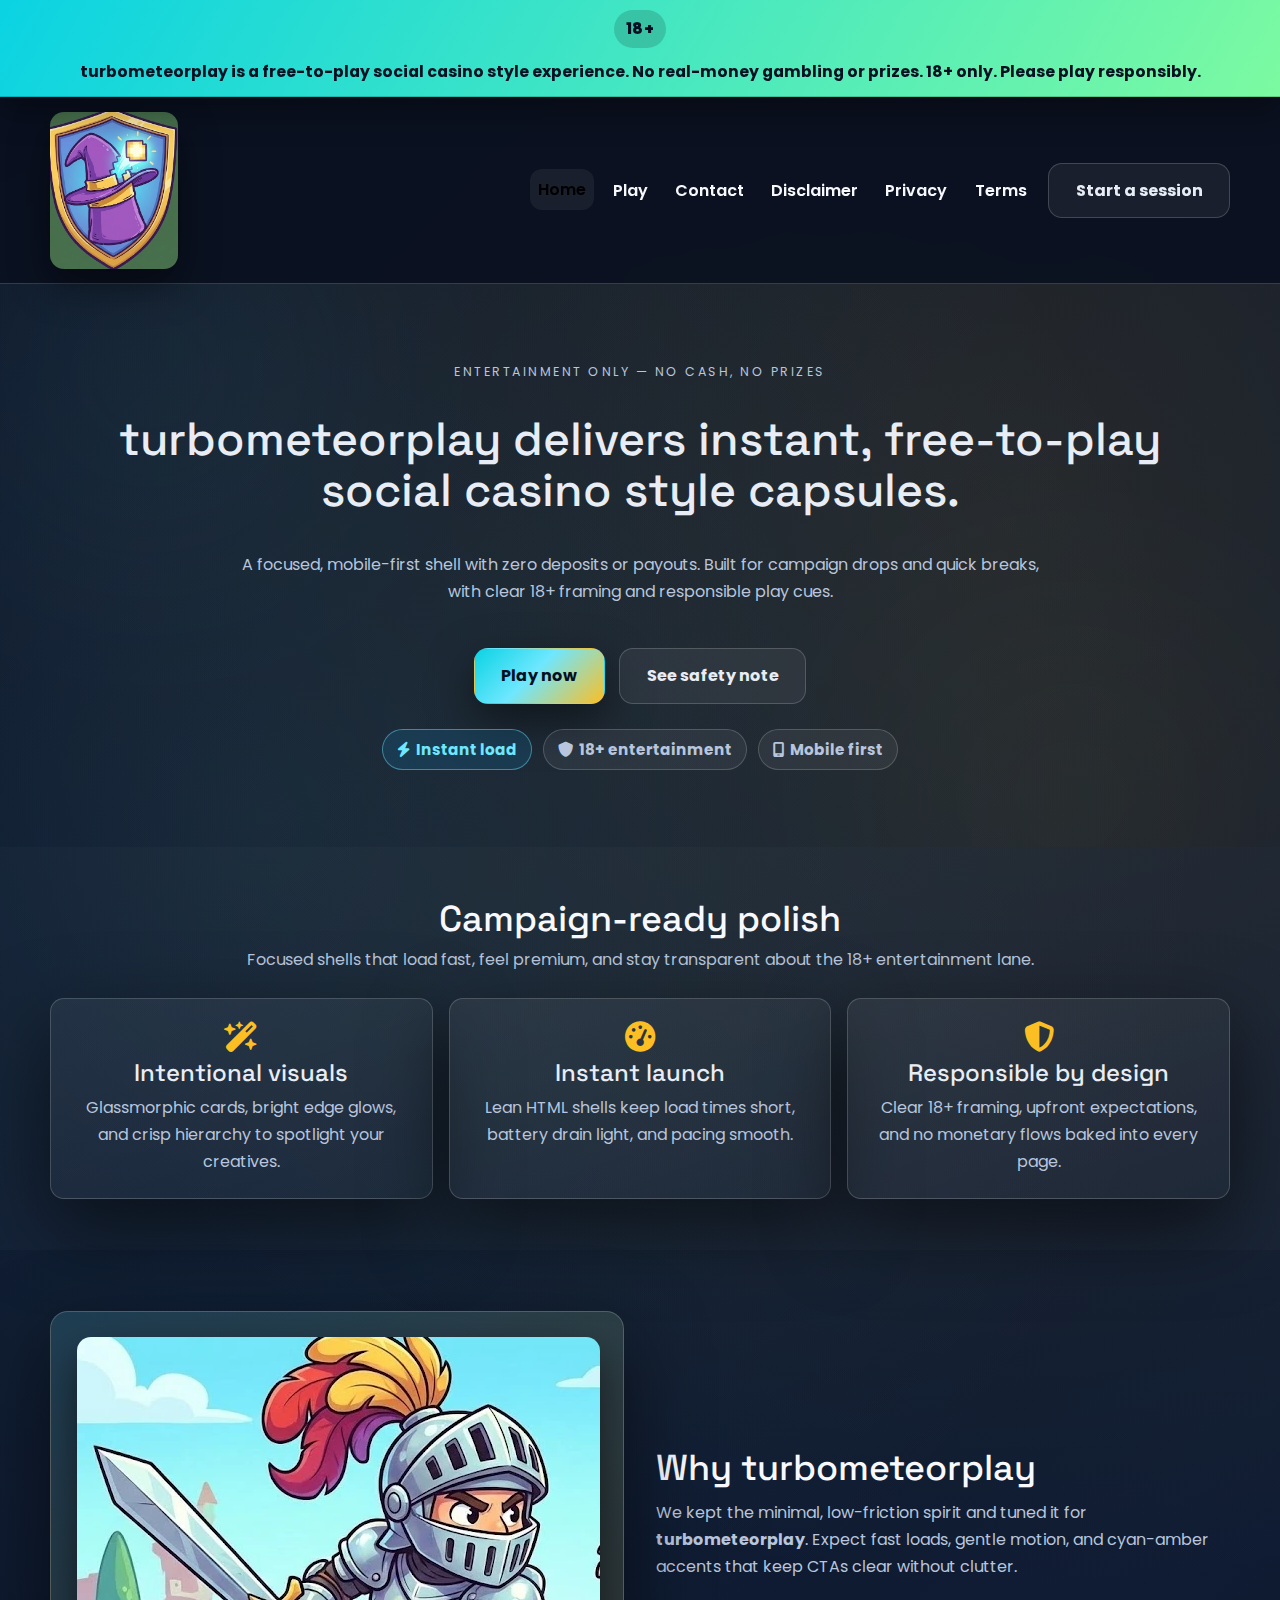
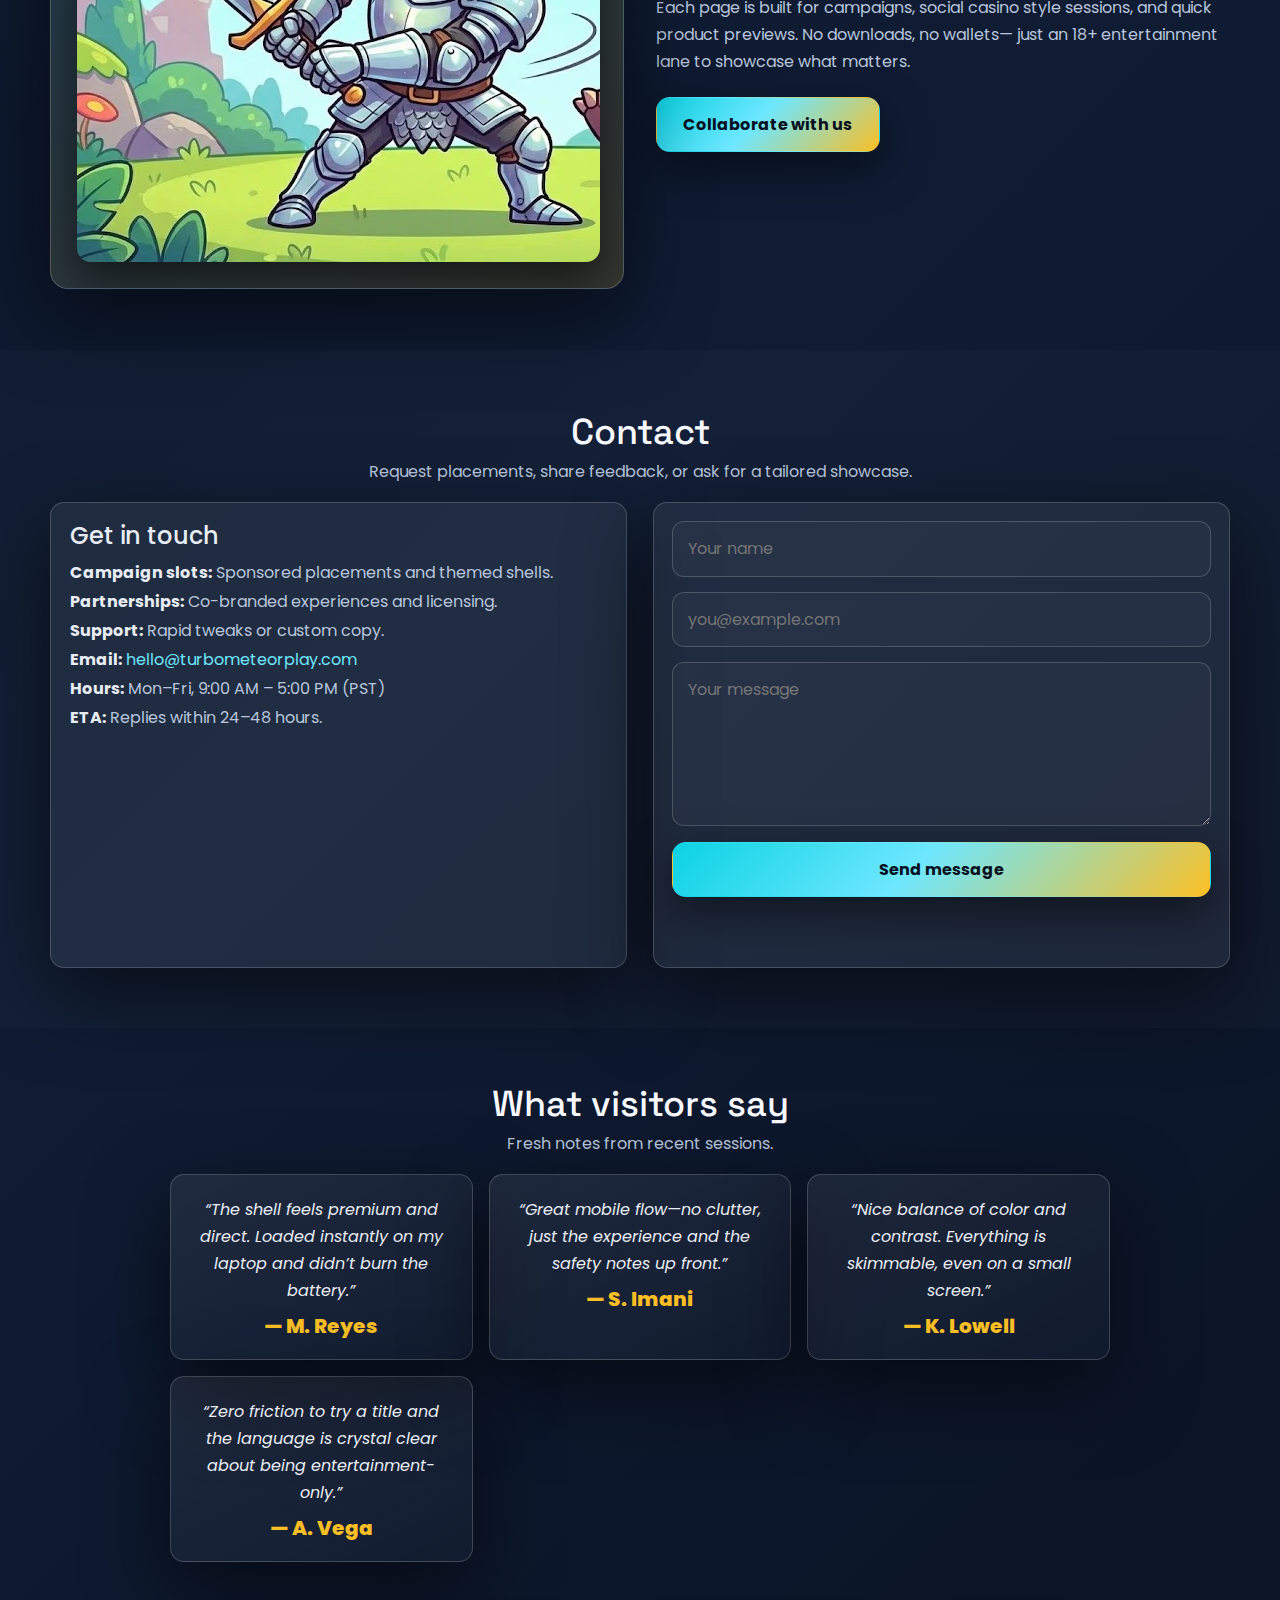
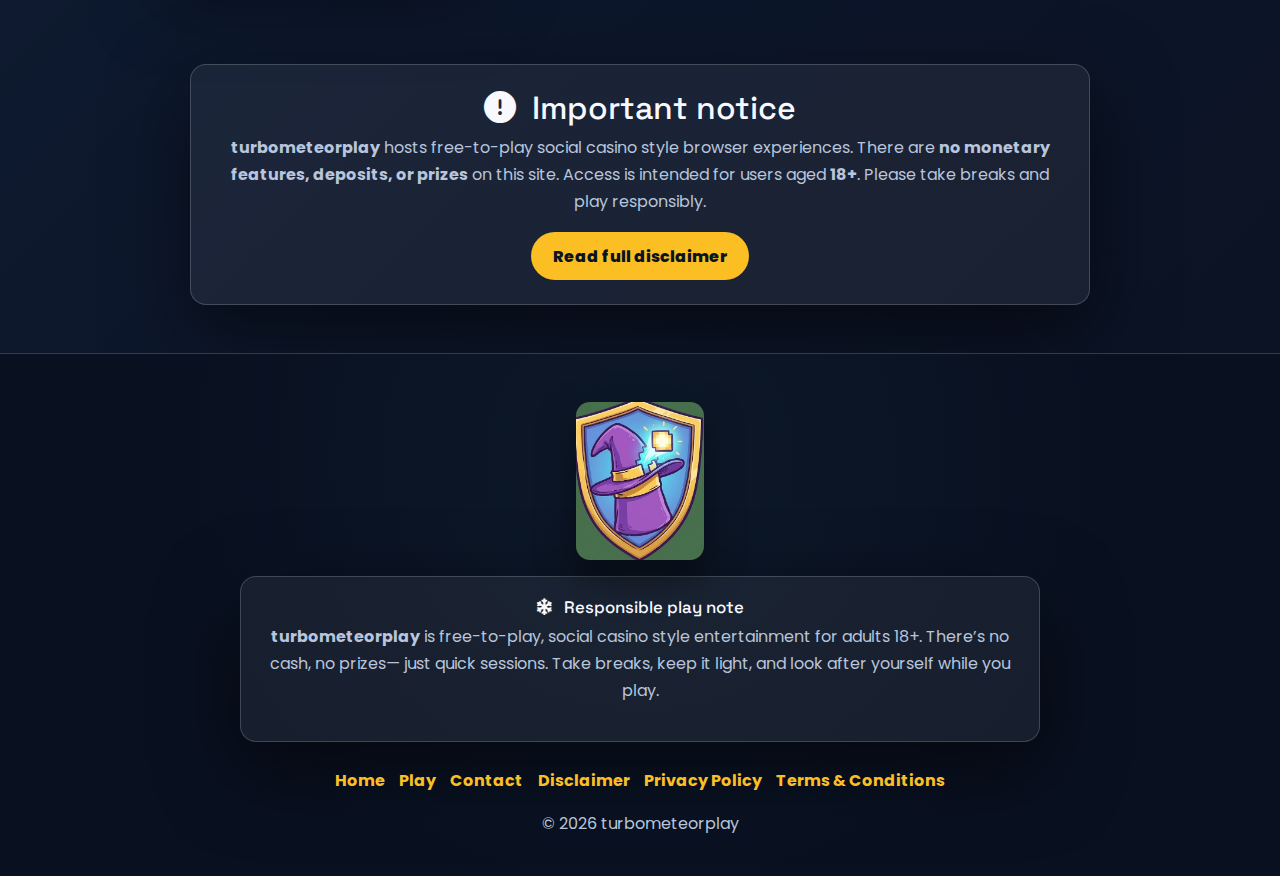
<file: index.html>
<!doctype html>
<html lang="en">
<head>
  <meta charset="utf-8">
  <meta name="viewport" content="width=device-width, initial-scale=1">
  <title>turbometeorplay — Social casino style play, no cash required</title>
  <meta name="description" content="turbometeorplay is a clean, free-to-play hub for social casino style browser experiences. Instant access, 18+ only, no deposits or prizes.">
  <link rel="preconnect" href="https://fonts.googleapis.com">
  <link rel="preconnect" href="https://fonts.gstatic.com" crossorigin>
  <link href="https://fonts.googleapis.com/css2?family=Poppins:wght@400;500;600;700&family=Space+Grotesk:wght@500;600;700&display=swap" rel="stylesheet">
  <link href="https://cdn.jsdelivr.net/npm/bootstrap@5.3.3/dist/css/bootstrap.min.css" rel="stylesheet">
  <link rel="stylesheet" href="https://cdnjs.cloudflare.com/ajax/libs/font-awesome/6.5.2/css/all.min.css">
  <style>
:root{
  --bg:#0b1224;
  --bg-2:#0f1c33;
  --panel:rgba(255,255,255,0.06);
  --panel-strong:rgba(255,255,255,0.14);
  --text:#e8edf5;
  --muted:#b8c5dc;
  --heading:#f7f9ff;
  --accent:#6ee7ff;
  --accent-2:#fbbf24;
  --border:rgba(255,255,255,0.18);
  --radius:16px;
  --shadow:0 28px 80px rgba(0,0,0,0.55);
  --font-heading:"Space Grotesk","Inter",system-ui,sans-serif;
  --font-body:"Poppins","Inter",system-ui,sans-serif;
}
*{box-sizing:border-box}
body.canvas-mt4p{
  margin:0;
  font-family:var(--font-body);
  background:
    radial-gradient(circle at 20% 20%, rgba(110,231,255,0.08), transparent 28%),
    radial-gradient(circle at 80% 12%, rgba(251,191,36,0.1), transparent 30%),
    linear-gradient(135deg, #0b1224 0%, #0f1c33 50%, #0a1020 100%);
  color:var(--text);
  line-height:1.7;
  min-height:100vh;
  -webkit-font-smoothing:antialiased;
}
a{color:var(--accent); text-decoration:none; transition:color .18s, opacity .18s}
a:hover{color:var(--accent-2); opacity:0.92}
.shell-container-p3s1{width:min(1180px, 100% - 2rem); margin:0 auto}
.notice-bar-c2y5{
  background:linear-gradient(120deg, #0bd3e3, #7cfaa1);
  color:#041021;
  padding:0.65rem 0;
  text-align:center;
  font-weight:700;
  border-bottom:1px solid rgba(0,0,0,0.18);
  box-shadow:0 14px 32px rgba(0,0,0,0.35);
  position:relative;
  z-index:70;
}
.notice-inner-j5r0{
  display:flex;
  align-items:center;
  justify-content:center;
  gap:0.7rem;
  flex-wrap:wrap;
  font-size:0.98rem;
}
.notice-pill-t7n4{
  background:rgba(0,0,0,0.15);
  color:#041021;
  padding:0.35rem 0.75rem;
  border-radius:999px;
  font-weight:800;
  letter-spacing:0.6px;
}
.nav-shell-s9k4{
  background:rgba(10,16,32,0.92);
  border-bottom:1px solid var(--border);
  backdrop-filter:blur(12px);
  position:sticky;
  top:0;
  z-index:60;
  padding:0.9rem 0;
}
.nav-brand-r2m8{
  display:flex;
  align-items:center;
  gap:0.7rem;
  padding:0;
}
.brand-mark-c7x2{
  width:128px;
  border-radius:14px;
  box-shadow:0 16px 40px rgba(0,0,0,0.45);
}
.nav-link-u4e1{
  color:var(--heading);
  font-weight:600;
  margin:0 0.35rem;
  padding:0.45rem 0.75rem;
  border-radius:12px;
  transition:background .14s, color .14s, transform .14s;
}
.nav-link-u4e1:hover,
.nav-link-u4e1.active{background:var(--panel); color:var(--accent); transform:translateY(-1px)}
.nav-toggle-b0k9{border:1px solid var(--border); color:var(--text)}
.nav-toggle-b0k9:focus{box-shadow:0 0 0 3px rgba(110,231,255,0.25)}
.btn-solid-j3r8,
.btn-ghost-e1h7{
  display:inline-flex;
  align-items:center;
  justify-content:center;
  gap:0.4rem;
  padding:0.82rem 1.65rem;
  border-radius:14px;
  font-weight:700;
  border:1px solid transparent;
  cursor:pointer;
  text-decoration:none;
  transition:transform .16s ease, box-shadow .18s ease, background .18s ease, color .18s ease;
}
.btn-solid-j3r8{
  background:linear-gradient(135deg, #0bd3e3, #6ee7ff 45%, #fbbf24 100%);
  color:#041021;
  box-shadow:0 16px 44px rgba(0,0,0,0.5);
}
.btn-solid-j3r8:hover{transform:translateY(-2px); box-shadow:0 20px 54px rgba(0,0,0,0.55)}
.btn-ghost-e1h7{
  background:var(--panel);
  border-color:var(--border);
  color:var(--text);
}
.btn-ghost-e1h7:hover{color:var(--accent)}
.eyebrow-l1f2{
  text-transform:uppercase;
  letter-spacing:2.5px;
  font-size:0.78rem;
  color:var(--muted);
  margin:0 0 0.4rem;
}
.section-title-a6v3{
  font-family:var(--font-heading);
  color:var(--heading);
  font-size:2.25rem;
  margin:0 0 0.5rem;
}
.section-sub-z9y4{margin:0 0 1.05rem; color:var(--muted)}
.hero-block-p0d6{
  position:relative;
  padding:clamp(3rem,6vw,5rem) 0;
  overflow:hidden;
}
.hero-block-p0d6::before,
.hero-block-p0d6::after{
  content:"";
  position:absolute;
  width:460px; height:460px;
  border-radius:50%;
  filter:blur(140px);
  opacity:0.35;
  z-index:0;
}
.hero-block-p0d6::before{top:-140px; left:-80px; background:radial-gradient(circle, rgba(110,231,255,0.4), transparent 62%)}
.hero-block-p0d6::after{bottom:-180px; right:-20px; background:radial-gradient(circle, rgba(251,191,36,0.38), transparent 60%)}
.hero-grid-y4k3{
  position:relative;
  z-index:1;
  display:grid;
  gap:1.6rem;
  text-align:center;
}
.hero-title-k6p9{
  font-family:var(--font-heading);
  font-size:2.9rem;
  line-height:1.08;
  margin:0 0 0.65rem;
}
.hero-sub-z3s4{
  color:var(--muted);
  margin:0 auto;
  max-width:820px;
}
.hero-actions-w5r7{display:flex; justify-content:center; gap:0.9rem; flex-wrap:wrap; margin-top:1.1rem}
.hero-badges-d6c0{
  display:flex;
  justify-content:center;
  gap:0.65rem;
  flex-wrap:wrap;
}
.pill-badge-k9d1{
  display:inline-flex;
  align-items:center;
  gap:0.35rem;
  padding:0.42rem 0.9rem;
  border-radius:999px;
  background:var(--panel);
  border:1px solid var(--border);
  color:var(--muted);
  font-weight:700;
  font-size:0.95rem;
}
.pill-badge-k9d1.accent{background:rgba(15,140,200,0.18); color:var(--accent); border-color:rgba(110,231,255,0.45)}
.feature-strip-q2t8{padding:3.2rem 0; background:rgba(255,255,255,0.02)}
.feature-grid-h9s5{
  display:grid;
  grid-template-columns:repeat(auto-fit, minmax(240px,1fr));
  gap:1rem;
  margin-top:1.6rem;
}
.play-stage-q1m0{padding:3.4rem 0; text-align:center}
.embed-wrap-h5p2{margin:2rem auto; max-width:960px}
.embed-card-v4d2{
  background:var(--panel);
  border:1px solid var(--border);
  border-radius:16px;
  padding:1rem;
  box-shadow:var(--shadow);
}
.embed-frame-n6c8{
  position:relative;
  width:100%;
  border-radius:14px;
  overflow:hidden;
  background:linear-gradient(160deg, rgba(110,231,255,0.16), rgba(251,191,36,0.12));
  border:1px solid var(--border);
  box-shadow:0 16px 40px rgba(0,0,0,0.45);
}
.embed-frame-n6c8::before{content:""; display:block; padding-top:56.25%;}
.embed-frame-n6c8 iframe{
  position:absolute;
  inset:0;
  width:100%;
  height:100%;
  border:0;
}
.embed-caption-s2m7{color:var(--muted); font-weight:700; margin:0.55rem 0 0}
.feature-card-v0m8{
  background:linear-gradient(160deg, rgba(255,255,255,0.06), rgba(255,255,255,0.02));
  border:1px solid var(--border);
  padding:1.4rem;
  border-radius:14px;
  color:var(--text);
  transition:transform .16s, box-shadow .16s, border-color .16s;
  box-shadow:var(--shadow);
}
.feature-card-v0m8:hover{transform:translateY(-4px); box-shadow:0 20px 52px rgba(0,0,0,0.55); border-color:rgba(110,231,255,0.45)}
.feature-card-v0m8 i{font-size:1.9rem; color:var(--accent-2); margin-bottom:0.4rem}
.feature-card-v0m8 h4{margin:0 0 0.4rem; font-family:var(--font-heading)}
.feature-card-v0m8 p{margin:0; color:var(--muted)}
.about-wrap-a4m1{padding:3.8rem 0}
.about-grid-w6r1{
  display:grid;
  grid-template-columns:1fr 1fr;
  gap:2rem;
  align-items:center;
}
.about-visual-n3v4{
  background:linear-gradient(145deg, rgba(110,231,255,0.16), rgba(251,191,36,0.16));
  border:1px solid var(--border);
  border-radius:18px;
  padding:1.6rem;
  position:relative;
  box-shadow:var(--shadow);
  overflow:hidden;
}
.about-visual-n3v4 img{border-radius:14px; box-shadow:0 18px 42px rgba(0,0,0,0.55)}
.about-copy-c7q6 p{color:var(--muted); margin:0 0 0.85rem}
.about-copy-c7q6 .btn-solid-j3r8{margin-top:0.5rem}
.contact-section-f8t2{background:rgba(255,255,255,0.02); padding:3.8rem 0}
.contact-grid-e5q0{
  display:grid;
  grid-template-columns:1fr 1fr;
  gap:1.6rem;
}
.contact-card-b4n7{
  background:var(--panel);
  border:1px solid var(--border);
  border-radius:14px;
  padding:1.2rem;
  color:var(--text);
  box-shadow:var(--shadow);
}
.contact-card-b4n7 p{margin:0.12rem 0; color:var(--muted)}
.contact-card-b4n7 strong{color:var(--text)}
.contact-form-j2p4{
  background:var(--panel);
  border:1px solid var(--border);
  border-radius:14px;
  padding:1.15rem;
  display:flex;
  flex-direction:column;
  gap:0.95rem;
  box-shadow:var(--shadow);
}
.form-field-l2v8{
  width:100%;
  padding:0.82rem 0.95rem;
  border-radius:12px;
  border:1px solid var(--border);
  background:rgba(255,255,255,0.03);
  color:var(--text);
  font-size:1rem;
  transition:border .16s, box-shadow .16s;
}
.form-field-l2v8:focus{
  outline:none;
  border-color:var(--accent);
  box-shadow:0 0 0 3px rgba(110,231,255,0.22);
}
.form-status{min-height:20px; color:var(--muted)}
.form-status.success{color:#8ef8c8}
.form-status.error{color:#fbbf24}
.reviews-block-a5g7{padding:3.4rem 0; text-align:center}
.reviews-grid-f1q7{
  max-width:940px;
  margin:0 auto;
  display:grid;
  grid-template-columns:repeat(auto-fit, minmax(260px,1fr));
  gap:1rem;
}
.review-card-p2g4{
  background:linear-gradient(155deg, rgba(255,255,255,0.07), rgba(255,255,255,0.02));
  border:1px solid var(--border);
  padding:1.3rem;
  border-radius:14px;
  box-shadow:var(--shadow);
}
.review-card-p2g4 .review-text{font-style:italic; color:var(--text); margin:0 0 0.6rem}
.review-card-p2g4 .review-author{color:var(--accent-2); font-weight:800; margin:0}
.disclaimer-card-n4t0{padding:3rem 0}
.disclaimer-box-r4y8{
  max-width:900px;
  margin:0 auto;
  background:var(--panel);
  border:1px solid var(--border);
  padding:1.5rem;
  border-radius:16px;
  text-align:center;
  box-shadow:var(--shadow);
}
.disclaimer-title-h2b0{
  color:var(--heading);
  margin:0 0 0.4rem;
  font-family:var(--font-heading);
}
.disclaimer-text-y7v0{color:var(--muted); margin:0 0 1.05rem}
.disclaimer-btn-m6t5{
  display:inline-block;
  background:var(--accent-2);
  color:#0a1424;
  padding:0.65rem 1.35rem;
  border-radius:999px;
  font-weight:800;
}
.disclaimer-btn-m6t5:hover{background:var(--accent); color:#03121e}
.footer-wrap-h3m9{
  background:rgba(10,16,32,0.94);
  color:var(--text);
  text-align:center;
  padding:3rem 1rem 2.4rem;
  border-top:1px solid var(--border);
  position:relative;
  overflow:hidden;
}
.footer-wrap-h3m9::before{
  content:"";
  position:absolute;
  inset:0;
  background:radial-gradient(circle at 50% 20%, rgba(110,231,255,0.04), transparent 65%);
  z-index:0;
}
.footer-wrap-h3m9 .shell-container-p3s1{position:relative; z-index:1}
.footer-brand-c5v9{
  display:flex;
  align-items:center;
  justify-content:center;
  gap:0.75rem;
  margin-bottom:1rem;
}
.footer-disclaimer-w1q2{
  background:var(--panel);
  border:1px solid var(--border);
  color:var(--muted);
  max-width:800px;
  margin:0 auto 1.6rem;
  padding:1.25rem;
  border-radius:16px;
  box-shadow:var(--shadow);
}
.footer-note-h7c4{
  color:var(--heading);
  margin:0 0 0.4rem;
  font-family:var(--font-heading);
  font-size:1.05rem;
}
.footer-links-h8c2{
  display:flex;
  justify-content:center;
  gap:0.9rem;
  flex-wrap:wrap;
  padding:0;
  margin:0 0 1rem;
  list-style:none;
}
.footer-links-h8c2 a{color:var(--accent-2); font-weight:700}
.footer-links-h8c2 a:hover{color:var(--accent)}
.footer-copy-t6y5{color:var(--muted); margin:0}
.legal-section-x2p0{
  background:rgba(255,255,255,0.02);
  border-top:1px solid var(--border);
  border-bottom:1px solid var(--border);
  padding:3.5rem 0;
}
.legal-section-x2p0 .section-title-a6v3{text-align:center}
.legal-subtitle-b3n5{
  color:var(--accent);
  font-size:1.08rem;
  margin:1.5rem 0 0.45rem;
}
.legal-section-x2p0 p{
  color:var(--muted);
  margin:0 0 1rem;
}
.scroll-top-g8v0{
  position:fixed;
  right:22px;
  bottom:22px;
  width:46px;
  height:46px;
  border-radius:50%;
  border:none;
  background:var(--accent);
  color:#041021;
  display:flex;
  align-items:center;
  justify-content:center;
  cursor:pointer;
  box-shadow:0 16px 36px rgba(0,0,0,0.55);
  opacity:0;
  visibility:hidden;
  transition:all .16s;
  z-index:90;
}
.scroll-top-g8v0.show{opacity:1; visibility:visible}
.scroll-top-g8v0:hover{background:var(--accent-2)}
.sr-only{
  position:absolute;
  width:1px;
  height:1px;
  padding:0;
  margin:-1px;
  overflow:hidden;
  clip:rect(0,0,0,0);
  border:0;
}
@media (max-width: 992px){
  .about-grid-w6r1,
  .contact-grid-e5q0{
    grid-template-columns:1fr;
  }
  .hero-title-k6p9{font-size:2.4rem}
}
@media (max-width: 768px){
  .hero-title-k6p9{font-size:2.12rem}
  .nav-shell-s9k4{padding:0.75rem 0}
  .brand-mark-c7x2{width:118px}
}
@media (max-width: 576px){
  .hero-actions-w5r7{flex-direction:column}
}

</style>
</head>
<body class="canvas-mt4p">

<div class="notice-bar-c2y5">
  <div class="shell-container-p3s1 notice-inner-j5r0">
    <span class="notice-pill-t7n4">18+</span>
    <span>turbometeorplay is a free-to-play social casino style experience. No real-money gambling or prizes. 18+ only. Please play responsibly.</span>
  </div>
</div>

<!-- NAVBAR -->
<nav class="navbar navbar-expand-lg nav-shell-s9k4">
  <div class="shell-container-p3s1 d-flex align-items-center justify-content-between">
    <a class="navbar-brand nav-brand-r2m8" href="/">
      <img class="brand-mark-c7x2" src="assets/img.png" alt="turbometeorplay logo">
      <span class="sr-only">turbometeorplay</span>
    </a>
    <button class="navbar-toggler nav-toggle-b0k9" type="button" data-bs-toggle="collapse" data-bs-target="#navMenu" aria-controls="navMenu" aria-expanded="false" aria-label="Toggle navigation">
      <span class="navbar-toggler-icon"><i class="fas fa-bars"></i></span>
    </button>

    <div class="collapse navbar-collapse justify-content-end" id="navMenu">
      <ul class="navbar-nav mb-2 mb-lg-0 align-items-lg-center">
        <li class="nav-item"><a class="nav-link nav-link-u4e1 active" href="#home">Home</a></li>
        <li class="nav-item"><a class="nav-link nav-link-u4e1" href="/play">Play</a></li>
        <li class="nav-item"><a class="nav-link nav-link-u4e1" href="#contact">Contact</a></li>
        <li class="nav-item"><a class="nav-link nav-link-u4e1" href="/disclaimer">Disclaimer</a></li>
        <li class="nav-item"><a class="nav-link nav-link-u4e1" href="/privacy-policy">Privacy</a></li>
        <li class="nav-item"><a class="nav-link nav-link-u4e1" href="/terms-and-conditions">Terms</a></li>
        <li class="nav-item ms-lg-2">
          <a class="btn-ghost-e1h7" href="/play">Start a session</a>
        </li>
      </ul>
    </div>
  </div>
</nav>

<!-- HERO -->
<section id="home" class="hero-block-p0d6">
  <div class="shell-container-p3s1 hero-grid-y4k3">
    <p class="eyebrow-l1f2">Entertainment only — no cash, no prizes</p>
    <h1 class="hero-title-k6p9">turbometeorplay delivers instant, free-to-play social casino style capsules.</h1>
    <p class="hero-sub-z3s4">
      A focused, mobile-first shell with zero deposits or payouts. Built for campaign drops and quick breaks, with clear 18+ framing and responsible play cues.
    </p>
    <div class="hero-actions-w5r7">
      <a href="/play" class="btn-solid-j3r8">Play now</a>
      <a href="#disclaimer-block" class="btn-ghost-e1h7">See safety note</a>
    </div>
    <div class="hero-badges-d6c0">
      <span class="pill-badge-k9d1 accent"><i class="fa-solid fa-bolt"></i>Instant load</span>
      <span class="pill-badge-k9d1"><i class="fa-solid fa-shield"></i>18+ entertainment</span>
      <span class="pill-badge-k9d1"><i class="fa-solid fa-mobile-screen"></i>Mobile first</span>
    </div>
  </div>
</section>

<!-- FEATURES -->
<section id="features" class="feature-strip-q2t8">
  <div class="shell-container-p3s1 text-center">
    <h2 class="section-title-a6v3 mb-1">Campaign-ready polish</h2>
    <p class="section-sub-z9y4">Focused shells that load fast, feel premium, and stay transparent about the 18+ entertainment lane.</p>
    <div class="feature-grid-h9s5">
      <div class="feature-card-v0m8">
        <i class="fa-solid fa-wand-magic-sparkles"></i>
        <h4>Intentional visuals</h4>
        <p>Glassmorphic cards, bright edge glows, and crisp hierarchy to spotlight your creatives.</p>
      </div>
      <div class="feature-card-v0m8">
        <i class="fa-solid fa-gauge-high"></i>
        <h4>Instant launch</h4>
        <p>Lean HTML shells keep load times short, battery drain light, and pacing smooth.</p>
      </div>
      <div class="feature-card-v0m8">
        <i class="fa-solid fa-shield-halved"></i>
        <h4>Responsible by design</h4>
        <p>Clear 18+ framing, upfront expectations, and no monetary flows baked into every page.</p>
      </div>
    </div>
  </div>
</section>

<!-- ABOUT -->
<section id="about" class="about-wrap-a4m1">
  <div class="shell-container-p3s1">
    <div class="about-grid-w6r1">
      <div class="about-visual-n3v4">
        <img src="assets/herobackground01.webp" alt="turbometeorplay hero collage">
      </div>
      <div class="about-copy-c7q6">
        <h2 class="section-title-a6v3">Why turbometeorplay</h2>
        <p>
          We kept the minimal, low-friction spirit and tuned it for <strong>turbometeorplay</strong>.
          Expect fast loads, gentle motion, and cyan-amber accents that keep CTAs clear without clutter.
        </p>
        <p>
          Each page is built for campaigns, social casino style sessions, and quick product previews. No downloads, no wallets—
          just an 18+ entertainment lane to showcase what matters.
        </p>
        <a href="#contact" class="btn-solid-j3r8">Collaborate with us</a>
      </div>
    </div>
  </div>
</section>

<!-- CONTACT -->
<section id="contact" class="contact-section-f8t2">
  <div class="shell-container-p3s1">
    <h2 class="section-title-a6v3 text-center mb-1">Contact</h2>
    <p class="section-sub-z9y4 text-center">Request placements, share feedback, or ask for a tailored showcase.</p>

    <div class="contact-grid-e5q0">
      <div class="contact-card-b4n7">
        <h4>Get in touch</h4>
        <p><strong>Campaign slots:</strong> Sponsored placements and themed shells.</p>
        <p><strong>Partnerships:</strong> Co-branded experiences and licensing.</p>
        <p><strong>Support:</strong> Rapid tweaks or custom copy.</p>
        <p><strong>Email:</strong> <a href="mailto:hello@turbometeorplay.com">hello@turbometeorplay.com</a></p>
        <p><strong>Hours:</strong> Mon–Fri, 9:00 AM – 5:00 PM (PST)</p>
        <p><strong>ETA:</strong> Replies within 24–48 hours.</p>
      </div>

      <form id="hubForm" class="contact-form-j2p4" novalidate>
        <input type="text" id="hubName" class="form-field-l2v8" placeholder="Your name" required minlength="2" maxlength="60">
        <input type="email" id="hubEmail" class="form-field-l2v8" placeholder="you@example.com" required>
        <textarea id="hubMessage" class="form-field-l2v8" rows="5" placeholder="Your message" required></textarea>
        <button type="submit" class="btn-solid-j3r8">Send message</button>
        <p id="hubStatus" class="form-status" aria-live="polite"></p>
      </form>
    </div>
  </div>
</section>

<!-- REVIEWS -->
<section id="reviews" class="reviews-block-a5g7">
  <div class="shell-container-p3s1">
    <h2 class="section-title-a6v3 mb-1 text-center">What visitors say</h2>
    <p class="section-sub-z9y4 text-center">Fresh notes from recent sessions.</p>
    <div class="reviews-grid-f1q7">
      <div class="review-card-p2g4">
        <p class="review-text">“The shell feels premium and direct. Loaded instantly on my laptop and didn’t burn the battery.”</p>
        <h5 class="review-author">— M. Reyes</h5>
      </div>
      <div class="review-card-p2g4">
        <p class="review-text">“Great mobile flow—no clutter, just the experience and the safety notes up front.”</p>
        <h5 class="review-author">— S. Imani</h5>
      </div>
      <div class="review-card-p2g4">
        <p class="review-text">“Nice balance of color and contrast. Everything is skimmable, even on a small screen.”</p>
        <h5 class="review-author">— K. Lowell</h5>
      </div>
      <div class="review-card-p2g4">
        <p class="review-text">“Zero friction to try a title and the language is crystal clear about being entertainment-only.”</p>
        <h5 class="review-author">— A. Vega</h5>
      </div>
    </div>
  </div>
</section>

<!-- DISCLAIMER CARD -->
<section id="disclaimer-block" class="disclaimer-card-n4t0 text-center" aria-labelledby="disclaimer-title">
  <div class="shell-container-p3s1">
    <div class="disclaimer-box-r4y8">
      <h2 id="disclaimer-title" class="disclaimer-title-h2b0">
        <i class="fas fa-circle-exclamation me-2"></i> Important notice
      </h2>
      <p class="disclaimer-text-y7v0">
        <strong>turbometeorplay</strong> hosts free-to-play social casino style browser experiences.
        There are <strong>no monetary features, deposits, or prizes</strong> on this site.
        Access is intended for users aged <strong>18+</strong>. Please take breaks and play responsibly.
      </p>
      <a href="/disclaimer" class="disclaimer-btn-m6t5">Read full disclaimer</a>
    </div>
  </div>
</section>

<!-- FOOTER -->
<footer class="footer-wrap-h3m9">
  <div class="shell-container-p3s1">
    <div class="footer-brand-c5v9">
      <img class="brand-mark-c7x2" src="assets/img.png" alt="turbometeorplay logo">
      <span class="sr-only">turbometeorplay</span>
    </div>

    <div class="footer-disclaimer-w1q2">
      <h5 class="footer-note-h7c4"><i class="fas fa-snowflake me-2"></i> Responsible play note</h5>
      <p>
        <strong>turbometeorplay</strong> is free-to-play, social casino style entertainment for adults 18+. There’s no cash, no prizes—
        just quick sessions. Take breaks, keep it light, and look after yourself while you play.
      </p>
    </div>

    <ul class="footer-links-h8c2">
      <li><a href="/">Home</a></li>
      <li><a href="/play">Play</a></li>
      <li><a href="#contact">Contact</a></li>
      <li><a href="/disclaimer">Disclaimer</a></li>
      <li><a href="/privacy-policy">Privacy Policy</a></li>
      <li><a href="/terms-and-conditions">Terms &amp; Conditions</a></li>
    </ul>

    <p class="footer-copy-t6y5">
      © <span data-year></span> turbometeorplay
    </p>
  </div>
</footer>

<!-- SCROLL TO TOP -->
<button id="hubScrollTop" class="scroll-top-g8v0" aria-label="Scroll to top">
  <i class="fas fa-chevron-up"></i>
</button>

<!-- Scripts -->
<script src="https://cdn.jsdelivr.net/npm/bootstrap@5.3.3/dist/js/bootstrap.bundle.min.js"></script>
<script src="assets/main.js" defer></script>
</body>
</html>
</file>
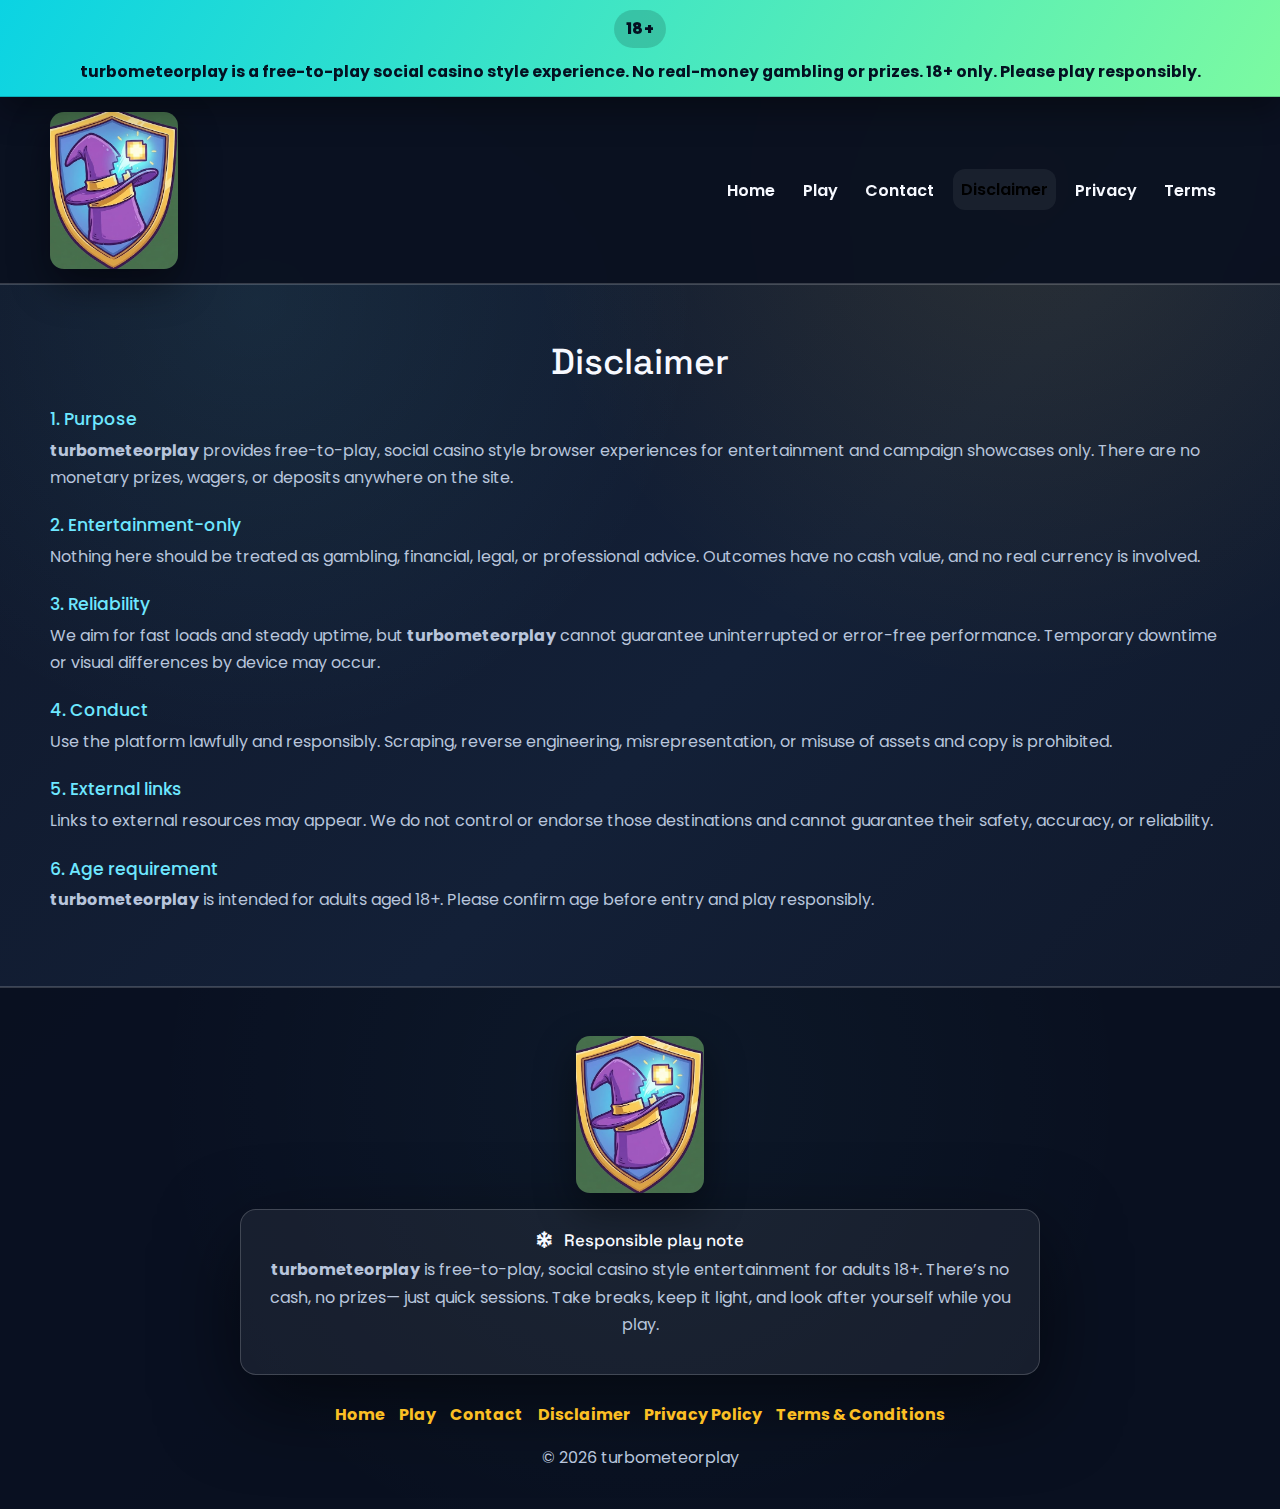
<file: disclaimer/index.html>
<!doctype html>
<html lang="en">
<head>
  <meta charset="utf-8">
  <meta name="viewport" content="width=device-width, initial-scale=1">
  <title>Disclaimer - turbometeorplay</title>
  <meta name="description" content="Disclaimer for turbometeorplay, a free-to-play, 18+ social casino style experience with no monetary prizes or deposits.">
  <link rel="preconnect" href="https://fonts.googleapis.com">
  <link rel="preconnect" href="https://fonts.gstatic.com" crossorigin>
  <link href="https://fonts.googleapis.com/css2?family=Poppins:wght@400;500;600;700&family=Space+Grotesk:wght@500;600;700&display=swap" rel="stylesheet">
  <link href="https://cdn.jsdelivr.net/npm/bootstrap@5.3.3/dist/css/bootstrap.min.css" rel="stylesheet">
  <link rel="stylesheet" href="https://cdnjs.cloudflare.com/ajax/libs/font-awesome/6.5.2/css/all.min.css">
  <style>

:root{
  --bg:#0b1224;
  --bg-2:#0f1c33;
  --panel:rgba(255,255,255,0.06);
  --panel-strong:rgba(255,255,255,0.14);
  --text:#e8edf5;
  --muted:#b8c5dc;
  --heading:#f7f9ff;
  --accent:#6ee7ff;
  --accent-2:#fbbf24;
  --border:rgba(255,255,255,0.18);
  --radius:16px;
  --shadow:0 28px 80px rgba(0,0,0,0.55);
  --font-heading:"Space Grotesk","Inter",system-ui,sans-serif;
  --font-body:"Poppins","Inter",system-ui,sans-serif;
}
*{box-sizing:border-box}
body.canvas-mt4p{
  margin:0;
  font-family:var(--font-body);
  background:
    radial-gradient(circle at 20% 20%, rgba(110,231,255,0.08), transparent 28%),
    radial-gradient(circle at 80% 12%, rgba(251,191,36,0.1), transparent 30%),
    linear-gradient(135deg, #0b1224 0%, #0f1c33 50%, #0a1020 100%);
  color:var(--text);
  line-height:1.7;
  min-height:100vh;
  -webkit-font-smoothing:antialiased;
}
a{color:var(--accent); text-decoration:none; transition:color .18s, opacity .18s}
a:hover{color:var(--accent-2); opacity:0.92}
.shell-container-p3s1{width:min(1180px, 100% - 2rem); margin:0 auto}
.notice-bar-c2y5{
  background:linear-gradient(120deg, #0bd3e3, #7cfaa1);
  color:#041021;
  padding:0.65rem 0;
  text-align:center;
  font-weight:700;
  border-bottom:1px solid rgba(0,0,0,0.18);
  box-shadow:0 14px 32px rgba(0,0,0,0.35);
  position:relative;
  z-index:70;
}
.notice-inner-j5r0{
  display:flex;
  align-items:center;
  justify-content:center;
  gap:0.7rem;
  flex-wrap:wrap;
  font-size:0.98rem;
}
.notice-pill-t7n4{
  background:rgba(0,0,0,0.15);
  color:#041021;
  padding:0.35rem 0.75rem;
  border-radius:999px;
  font-weight:800;
  letter-spacing:0.6px;
}
.nav-shell-s9k4{
  background:rgba(10,16,32,0.92);
  border-bottom:1px solid var(--border);
  backdrop-filter:blur(12px);
  position:sticky;
  top:0;
  z-index:60;
  padding:0.9rem 0;
}
.nav-brand-r2m8{
  display:flex;
  align-items:center;
  gap:0.7rem;
  padding:0;
}
.brand-mark-c7x2{
  width:128px;
  border-radius:14px;
  box-shadow:0 16px 40px rgba(0,0,0,0.45);
}
.nav-link-u4e1{
  color:var(--heading);
  font-weight:600;
  margin:0 0.35rem;
  padding:0.45rem 0.75rem;
  border-radius:12px;
  transition:background .14s, color .14s, transform .14s;
}
.nav-link-u4e1:hover,
.nav-link-u4e1.active{background:var(--panel); color:var(--accent); transform:translateY(-1px)}
.nav-toggle-b0k9{border:1px solid var(--border); color:var(--text)}
.nav-toggle-b0k9:focus{box-shadow:0 0 0 3px rgba(110,231,255,0.25)}
.btn-solid-j3r8,
.btn-ghost-e1h7{
  display:inline-flex;
  align-items:center;
  justify-content:center;
  gap:0.4rem;
  padding:0.82rem 1.65rem;
  border-radius:14px;
  font-weight:700;
  border:1px solid transparent;
  cursor:pointer;
  text-decoration:none;
  transition:transform .16s ease, box-shadow .18s ease, background .18s ease, color .18s ease;
}
.btn-solid-j3r8{
  background:linear-gradient(135deg, #0bd3e3, #6ee7ff 45%, #fbbf24 100%);
  color:#041021;
  box-shadow:0 16px 44px rgba(0,0,0,0.5);
}
.btn-solid-j3r8:hover{transform:translateY(-2px); box-shadow:0 20px 54px rgba(0,0,0,0.55)}
.btn-ghost-e1h7{
  background:var(--panel);
  border-color:var(--border);
  color:var(--text);
}
.btn-ghost-e1h7:hover{color:var(--accent)}
.eyebrow-l1f2{
  text-transform:uppercase;
  letter-spacing:2.5px;
  font-size:0.78rem;
  color:var(--muted);
  margin:0 0 0.4rem;
}
.section-title-a6v3{
  font-family:var(--font-heading);
  color:var(--heading);
  font-size:2.25rem;
  margin:0 0 0.5rem;
}
.section-sub-z9y4{margin:0 0 1.05rem; color:var(--muted)}
.hero-block-p0d6{
  position:relative;
  padding:clamp(3rem,6vw,5rem) 0;
  overflow:hidden;
}
.hero-block-p0d6::before,
.hero-block-p0d6::after{
  content:"";
  position:absolute;
  width:460px; height:460px;
  border-radius:50%;
  filter:blur(140px);
  opacity:0.35;
  z-index:0;
}
.hero-block-p0d6::before{top:-140px; left:-80px; background:radial-gradient(circle, rgba(110,231,255,0.4), transparent 62%)}
.hero-block-p0d6::after{bottom:-180px; right:-20px; background:radial-gradient(circle, rgba(251,191,36,0.38), transparent 60%)}
.hero-grid-y4k3{
  position:relative;
  z-index:1;
  display:grid;
  gap:1.6rem;
  text-align:center;
}
.hero-title-k6p9{
  font-family:var(--font-heading);
  font-size:2.9rem;
  line-height:1.08;
  margin:0 0 0.65rem;
}
.hero-sub-z3s4{
  color:var(--muted);
  margin:0 auto;
  max-width:820px;
}
.hero-actions-w5r7{display:flex; justify-content:center; gap:0.9rem; flex-wrap:wrap; margin-top:1.1rem}
.hero-badges-d6c0{
  display:flex;
  justify-content:center;
  gap:0.65rem;
  flex-wrap:wrap;
}
.pill-badge-k9d1{
  display:inline-flex;
  align-items:center;
  gap:0.35rem;
  padding:0.42rem 0.9rem;
  border-radius:999px;
  background:var(--panel);
  border:1px solid var(--border);
  color:var(--muted);
  font-weight:700;
  font-size:0.95rem;
}
.pill-badge-k9d1.accent{background:rgba(15,140,200,0.18); color:var(--accent); border-color:rgba(110,231,255,0.45)}
.feature-strip-q2t8{padding:3.2rem 0; background:rgba(255,255,255,0.02)}
.feature-grid-h9s5{
  display:grid;
  grid-template-columns:repeat(auto-fit, minmax(240px,1fr));
  gap:1rem;
  margin-top:1.6rem;
}
.play-stage-q1m0{padding:3.4rem 0; text-align:center}
.embed-wrap-h5p2{margin:2rem auto; max-width:960px}
.embed-card-v4d2{
  background:var(--panel);
  border:1px solid var(--border);
  border-radius:16px;
  padding:1rem;
  box-shadow:var(--shadow);
}
.embed-frame-n6c8{
  position:relative;
  width:100%;
  border-radius:14px;
  overflow:hidden;
  background:linear-gradient(160deg, rgba(110,231,255,0.16), rgba(251,191,36,0.12));
  border:1px solid var(--border);
  box-shadow:0 16px 40px rgba(0,0,0,0.45);
}
.embed-frame-n6c8::before{content:""; display:block; padding-top:56.25%;}
.embed-frame-n6c8 iframe{
  position:absolute;
  inset:0;
  width:100%;
  height:100%;
  border:0;
}
.embed-caption-s2m7{color:var(--muted); font-weight:700; margin:0.55rem 0 0}
.feature-card-v0m8{
  background:linear-gradient(160deg, rgba(255,255,255,0.06), rgba(255,255,255,0.02));
  border:1px solid var(--border);
  padding:1.4rem;
  border-radius:14px;
  color:var(--text);
  transition:transform .16s, box-shadow .16s, border-color .16s;
  box-shadow:var(--shadow);
}
.feature-card-v0m8:hover{transform:translateY(-4px); box-shadow:0 20px 52px rgba(0,0,0,0.55); border-color:rgba(110,231,255,0.45)}
.feature-card-v0m8 i{font-size:1.9rem; color:var(--accent-2); margin-bottom:0.4rem}
.feature-card-v0m8 h4{margin:0 0 0.4rem; font-family:var(--font-heading)}
.feature-card-v0m8 p{margin:0; color:var(--muted)}
.about-wrap-a4m1{padding:3.8rem 0}
.about-grid-w6r1{
  display:grid;
  grid-template-columns:1fr 1fr;
  gap:2rem;
  align-items:center;
}
.about-visual-n3v4{
  background:linear-gradient(145deg, rgba(110,231,255,0.16), rgba(251,191,36,0.16));
  border:1px solid var(--border);
  border-radius:18px;
  padding:1.6rem;
  position:relative;
  box-shadow:var(--shadow);
  overflow:hidden;
}
.about-visual-n3v4 img{border-radius:14px; box-shadow:0 18px 42px rgba(0,0,0,0.55)}
.about-copy-c7q6 p{color:var(--muted); margin:0 0 0.85rem}
.about-copy-c7q6 .btn-solid-j3r8{margin-top:0.5rem}
.contact-section-f8t2{background:rgba(255,255,255,0.02); padding:3.8rem 0}
.contact-grid-e5q0{
  display:grid;
  grid-template-columns:1fr 1fr;
  gap:1.6rem;
}
.contact-card-b4n7{
  background:var(--panel);
  border:1px solid var(--border);
  border-radius:14px;
  padding:1.2rem;
  color:var(--text);
  box-shadow:var(--shadow);
}
.contact-card-b4n7 p{margin:0.12rem 0; color:var(--muted)}
.contact-card-b4n7 strong{color:var(--text)}
.contact-form-j2p4{
  background:var(--panel);
  border:1px solid var(--border);
  border-radius:14px;
  padding:1.15rem;
  display:flex;
  flex-direction:column;
  gap:0.95rem;
  box-shadow:var(--shadow);
}
.form-field-l2v8{
  width:100%;
  padding:0.82rem 0.95rem;
  border-radius:12px;
  border:1px solid var(--border);
  background:rgba(255,255,255,0.03);
  color:var(--text);
  font-size:1rem;
  transition:border .16s, box-shadow .16s;
}
.form-field-l2v8:focus{
  outline:none;
  border-color:var(--accent);
  box-shadow:0 0 0 3px rgba(110,231,255,0.22);
}
.form-status{min-height:20px; color:var(--muted)}
.form-status.success{color:#8ef8c8}
.form-status.error{color:#fbbf24}
.reviews-block-a5g7{padding:3.4rem 0; text-align:center}
.reviews-grid-f1q7{
  max-width:940px;
  margin:0 auto;
  display:grid;
  grid-template-columns:repeat(auto-fit, minmax(260px,1fr));
  gap:1rem;
}
.review-card-p2g4{
  background:linear-gradient(155deg, rgba(255,255,255,0.07), rgba(255,255,255,0.02));
  border:1px solid var(--border);
  padding:1.3rem;
  border-radius:14px;
  box-shadow:var(--shadow);
}
.review-card-p2g4 .review-text{font-style:italic; color:var(--text); margin:0 0 0.6rem}
.review-card-p2g4 .review-author{color:var(--accent-2); font-weight:800; margin:0}
.disclaimer-card-n4t0{padding:3rem 0}
.disclaimer-box-r4y8{
  max-width:900px;
  margin:0 auto;
  background:var(--panel);
  border:1px solid var(--border);
  padding:1.5rem;
  border-radius:16px;
  text-align:center;
  box-shadow:var(--shadow);
}
.disclaimer-title-h2b0{
  color:var(--heading);
  margin:0 0 0.4rem;
  font-family:var(--font-heading);
}
.disclaimer-text-y7v0{color:var(--muted); margin:0 0 1.05rem}
.disclaimer-btn-m6t5{
  display:inline-block;
  background:var(--accent-2);
  color:#0a1424;
  padding:0.65rem 1.35rem;
  border-radius:999px;
  font-weight:800;
}
.disclaimer-btn-m6t5:hover{background:var(--accent); color:#03121e}
.footer-wrap-h3m9{
  background:rgba(10,16,32,0.94);
  color:var(--text);
  text-align:center;
  padding:3rem 1rem 2.4rem;
  border-top:1px solid var(--border);
  position:relative;
  overflow:hidden;
}
.footer-wrap-h3m9::before{
  content:"";
  position:absolute;
  inset:0;
  background:radial-gradient(circle at 50% 20%, rgba(110,231,255,0.04), transparent 65%);
  z-index:0;
}
.footer-wrap-h3m9 .shell-container-p3s1{position:relative; z-index:1}
.footer-brand-c5v9{
  display:flex;
  align-items:center;
  justify-content:center;
  gap:0.75rem;
  margin-bottom:1rem;
}
.footer-disclaimer-w1q2{
  background:var(--panel);
  border:1px solid var(--border);
  color:var(--muted);
  max-width:800px;
  margin:0 auto 1.6rem;
  padding:1.25rem;
  border-radius:16px;
  box-shadow:var(--shadow);
}
.footer-note-h7c4{
  color:var(--heading);
  margin:0 0 0.4rem;
  font-family:var(--font-heading);
  font-size:1.05rem;
}
.footer-links-h8c2{
  display:flex;
  justify-content:center;
  gap:0.9rem;
  flex-wrap:wrap;
  padding:0;
  margin:0 0 1rem;
  list-style:none;
}
.footer-links-h8c2 a{color:var(--accent-2); font-weight:700}
.footer-links-h8c2 a:hover{color:var(--accent)}
.footer-copy-t6y5{color:var(--muted); margin:0}
.legal-section-x2p0{
  background:rgba(255,255,255,0.02);
  border-top:1px solid var(--border);
  border-bottom:1px solid var(--border);
  padding:3.5rem 0;
}
.legal-section-x2p0 .section-title-a6v3{text-align:center}
.legal-subtitle-b3n5{
  color:var(--accent);
  font-size:1.08rem;
  margin:1.5rem 0 0.45rem;
}
.legal-section-x2p0 p{
  color:var(--muted);
  margin:0 0 1rem;
}
.scroll-top-g8v0{
  position:fixed;
  right:22px;
  bottom:22px;
  width:46px;
  height:46px;
  border-radius:50%;
  border:none;
  background:var(--accent);
  color:#041021;
  display:flex;
  align-items:center;
  justify-content:center;
  cursor:pointer;
  box-shadow:0 16px 36px rgba(0,0,0,0.55);
  opacity:0;
  visibility:hidden;
  transition:all .16s;
  z-index:90;
}
.scroll-top-g8v0.show{opacity:1; visibility:visible}
.scroll-top-g8v0:hover{background:var(--accent-2)}
.sr-only{
  position:absolute;
  width:1px;
  height:1px;
  padding:0;
  margin:-1px;
  overflow:hidden;
  clip:rect(0,0,0,0);
  border:0;
}
@media (max-width: 992px){
  .about-grid-w6r1,
  .contact-grid-e5q0{
    grid-template-columns:1fr;
  }
  .hero-title-k6p9{font-size:2.4rem}
}
@media (max-width: 768px){
  .hero-title-k6p9{font-size:2.12rem}
  .nav-shell-s9k4{padding:0.75rem 0}
  .brand-mark-c7x2{width:118px}
}
@media (max-width: 576px){
  .hero-actions-w5r7{flex-direction:column}
}


</style>
</head>
<body class="canvas-mt4p">

<div class="notice-bar-c2y5">
  <div class="shell-container-p3s1 notice-inner-j5r0">
    <span class="notice-pill-t7n4">18+</span>
    <span>turbometeorplay is a free-to-play social casino style experience. No real-money gambling or prizes. 18+ only. Please play responsibly.</span>
  </div>
</div>

<nav class="navbar navbar-expand-lg nav-shell-s9k4">
  <div class="shell-container-p3s1 d-flex align-items-center justify-content-between">
    <a class="navbar-brand nav-brand-r2m8" href="/">
      <img class="brand-mark-c7x2" src="../assets/img.png" alt="turbometeorplay logo">
      <span class="sr-only">turbometeorplay</span>
    </a>
    <button class="navbar-toggler nav-toggle-b0k9" type="button" data-bs-toggle="collapse" data-bs-target="#navMenu" aria-controls="navMenu" aria-expanded="false" aria-label="Toggle navigation">
      <span class="navbar-toggler-icon"><i class="fas fa-bars"></i></span>
    </button>

    <div class="collapse navbar-collapse justify-content-end" id="navMenu">
      <ul class="navbar-nav mb-2 mb-lg-0 align-items-lg-center">
        <li class="nav-item"><a class="nav-link nav-link-u4e1" href="/">Home</a></li>
        <li class="nav-item"><a class="nav-link nav-link-u4e1" href="/play">Play</a></li>
        <li class="nav-item"><a class="nav-link nav-link-u4e1" href="/#contact">Contact</a></li>
        <li class="nav-item"><a class="nav-link nav-link-u4e1 active" href="/disclaimer">Disclaimer</a></li>
        <li class="nav-item"><a class="nav-link nav-link-u4e1" href="/privacy-policy">Privacy</a></li>
        <li class="nav-item"><a class="nav-link nav-link-u4e1" href="/terms-and-conditions">Terms</a></li>
      </ul>
    </div>
  </div>
</nav>

<section id="disclaimer" class="legal-section-x2p0">
  <div class="shell-container-p3s1">
    <h2 class="section-title-a6v3">Disclaimer</h2>

    <h3 class="legal-subtitle-b3n5">1. Purpose</h3>
    <p>
      <strong>turbometeorplay</strong> provides free-to-play, social casino style browser experiences for entertainment and campaign
      showcases only. There are no monetary prizes, wagers, or deposits anywhere on the site.
    </p>

    <h3 class="legal-subtitle-b3n5">2. Entertainment-only</h3>
    <p>
      Nothing here should be treated as gambling, financial, legal, or professional advice. Outcomes have no cash value, and no real
      currency is involved.
    </p>

    <h3 class="legal-subtitle-b3n5">3. Reliability</h3>
    <p>
      We aim for fast loads and steady uptime, but <strong>turbometeorplay</strong> cannot guarantee uninterrupted or error-free
      performance. Temporary downtime or visual differences by device may occur.
    </p>

    <h3 class="legal-subtitle-b3n5">4. Conduct</h3>
    <p>
      Use the platform lawfully and responsibly. Scraping, reverse engineering, misrepresentation, or misuse of assets and copy is
      prohibited.
    </p>

    <h3 class="legal-subtitle-b3n5">5. External links</h3>
    <p>
      Links to external resources may appear. We do not control or endorse those destinations and cannot guarantee their safety,
      accuracy, or reliability.
    </p>

    <h3 class="legal-subtitle-b3n5">6. Age requirement</h3>
    <p>
      <strong>turbometeorplay</strong> is intended for adults aged 18+. Please confirm age before entry and play responsibly.
    </p>
  </div>
</section>

<footer class="footer-wrap-h3m9">
  <div class="shell-container-p3s1">
    <div class="footer-brand-c5v9">
      <img class="brand-mark-c7x2" src="../assets/img.png" alt="turbometeorplay logo">
      <span class="sr-only">turbometeorplay</span>
    </div>

    <div class="footer-disclaimer-w1q2">
      <h5 class="footer-note-h7c4"><i class="fas fa-snowflake me-2"></i> Responsible play note</h5>
      <p>
        <strong>turbometeorplay</strong> is free-to-play, social casino style entertainment for adults 18+. There’s no cash, no prizes—
        just quick sessions. Take breaks, keep it light, and look after yourself while you play.
      </p>
    </div>

    <ul class="footer-links-h8c2">
      <li><a href="/">Home</a></li>
      <li><a href="/play">Play</a></li>
      <li><a href="/#contact">Contact</a></li>
      <li><a href="/disclaimer">Disclaimer</a></li>
      <li><a href="/privacy-policy">Privacy Policy</a></li>
      <li><a href="/terms-and-conditions">Terms &amp; Conditions</a></li>
    </ul>

    <p class="footer-copy-t6y5">
      © <span data-year></span> turbometeorplay
    </p>
  </div>
</footer>

<button id="hubScrollTop" class="scroll-top-g8v0" aria-label="Scroll to top">
  <i class="fas fa-chevron-up"></i>
</button>

<script src="https://cdn.jsdelivr.net/npm/bootstrap@5.3.3/dist/js/bootstrap.bundle.min.js"></script>
<script src="../assets/main.js" defer></script>
</body>
</html>
</file>
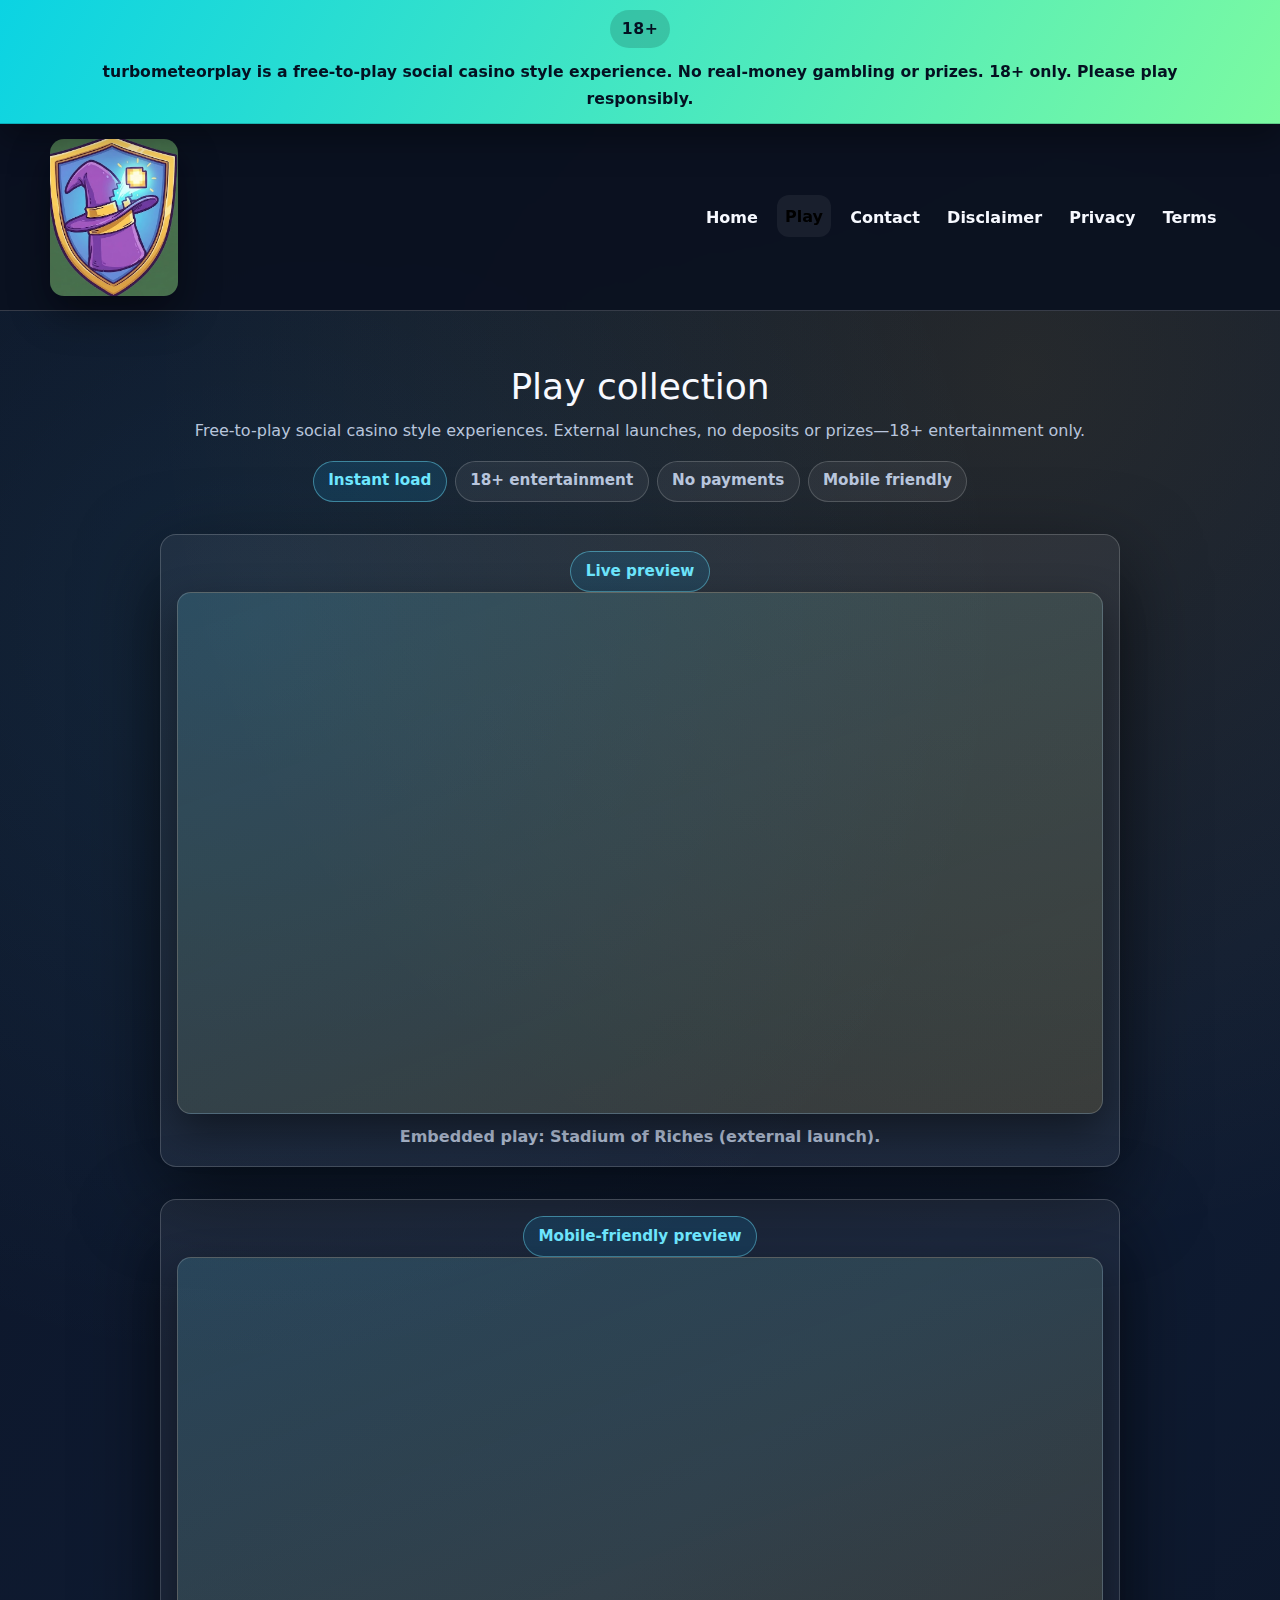
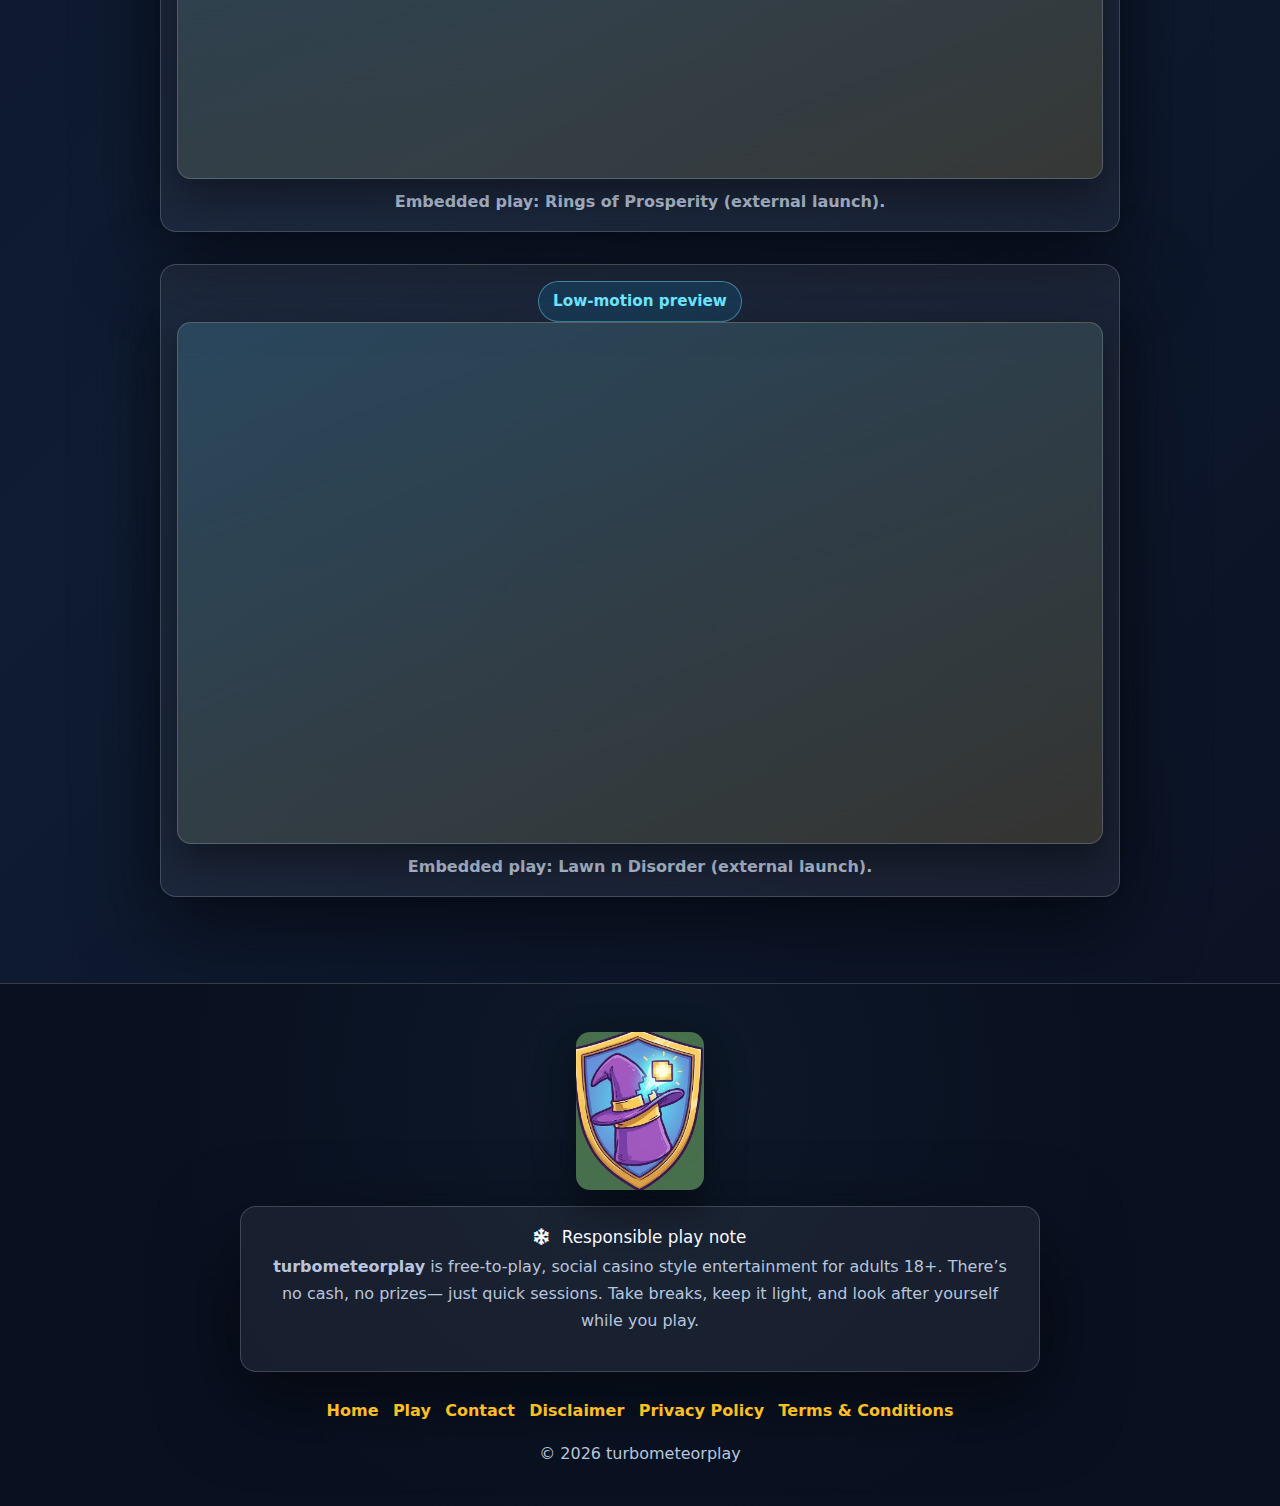
<file: play/index.html>
<!doctype html>
<html lang="en">
<head>
  <meta charset="utf-8">
  <meta name="viewport" content="width=device-width, initial-scale=1">
  <title>Play — turbometeorplay</title>
  <meta name="description" content="Play free-to-play social casino style titles on turbometeorplay. No real-money gambling or prizes. 18+ only.">
  <link href="https://cdn.jsdelivr.net/npm/bootstrap@5.3.3/dist/css/bootstrap.min.css" rel="stylesheet">
  <link rel="stylesheet" href="https://cdnjs.cloudflare.com/ajax/libs/font-awesome/6.5.2/css/all.min.css">
  <style>

:root{
  --bg:#0b1224;
  --bg-2:#0f1c33;
  --panel:rgba(255,255,255,0.06);
  --panel-strong:rgba(255,255,255,0.14);
  --text:#e8edf5;
  --muted:#b8c5dc;
  --heading:#f7f9ff;
  --accent:#6ee7ff;
  --accent-2:#fbbf24;
  --border:rgba(255,255,255,0.18);
  --radius:16px;
  --shadow:0 28px 80px rgba(0,0,0,0.55);
  --font-heading:"Space Grotesk","Inter",system-ui,sans-serif;
  --font-body:"Poppins","Inter",system-ui,sans-serif;
}
*{box-sizing:border-box}
body.canvas-mt4p{
  margin:0;
  font-family:var(--font-body);
  background:
    radial-gradient(circle at 20% 20%, rgba(110,231,255,0.08), transparent 28%),
    radial-gradient(circle at 80% 12%, rgba(251,191,36,0.1), transparent 30%),
    linear-gradient(135deg, #0b1224 0%, #0f1c33 50%, #0a1020 100%);
  color:var(--text);
  line-height:1.7;
  min-height:100vh;
  -webkit-font-smoothing:antialiased;
}
a{color:var(--accent); text-decoration:none; transition:color .18s, opacity .18s}
a:hover{color:var(--accent-2); opacity:0.92}
.shell-container-p3s1{width:min(1180px, 100% - 2rem); margin:0 auto}
.notice-bar-c2y5{
  background:linear-gradient(120deg, #0bd3e3, #7cfaa1);
  color:#041021;
  padding:0.65rem 0;
  text-align:center;
  font-weight:700;
  border-bottom:1px solid rgba(0,0,0,0.18);
  box-shadow:0 14px 32px rgba(0,0,0,0.35);
  position:relative;
  z-index:70;
}
.notice-inner-j5r0{
  display:flex;
  align-items:center;
  justify-content:center;
  gap:0.7rem;
  flex-wrap:wrap;
  font-size:0.98rem;
}
.notice-pill-t7n4{
  background:rgba(0,0,0,0.15);
  color:#041021;
  padding:0.35rem 0.75rem;
  border-radius:999px;
  font-weight:800;
  letter-spacing:0.6px;
}
.nav-shell-s9k4{
  background:rgba(10,16,32,0.92);
  border-bottom:1px solid var(--border);
  backdrop-filter:blur(12px);
  position:sticky;
  top:0;
  z-index:60;
  padding:0.9rem 0;
}
.nav-brand-r2m8{
  display:flex;
  align-items:center;
  gap:0.7rem;
  padding:0;
}
.brand-mark-c7x2{
  width:128px;
  border-radius:14px;
  box-shadow:0 16px 40px rgba(0,0,0,0.45);
}
.nav-link-u4e1{
  color:var(--heading);
  font-weight:600;
  margin:0 0.35rem;
  padding:0.45rem 0.75rem;
  border-radius:12px;
  transition:background .14s, color .14s, transform .14s;
}
.nav-link-u4e1:hover,
.nav-link-u4e1.active{background:var(--panel); color:var(--accent); transform:translateY(-1px)}
.nav-toggle-b0k9{border:1px solid var(--border); color:var(--text)}
.nav-toggle-b0k9:focus{box-shadow:0 0 0 3px rgba(110,231,255,0.25)}
.btn-solid-j3r8,
.btn-ghost-e1h7{
  display:inline-flex;
  align-items:center;
  justify-content:center;
  gap:0.4rem;
  padding:0.82rem 1.65rem;
  border-radius:14px;
  font-weight:700;
  border:1px solid transparent;
  cursor:pointer;
  text-decoration:none;
  transition:transform .16s ease, box-shadow .18s ease, background .18s ease, color .18s ease;
}
.btn-solid-j3r8{
  background:linear-gradient(135deg, #0bd3e3, #6ee7ff 45%, #fbbf24 100%);
  color:#041021;
  box-shadow:0 16px 44px rgba(0,0,0,0.5);
}
.btn-solid-j3r8:hover{transform:translateY(-2px); box-shadow:0 20px 54px rgba(0,0,0,0.55)}
.btn-ghost-e1h7{
  background:var(--panel);
  border-color:var(--border);
  color:var(--text);
}
.btn-ghost-e1h7:hover{color:var(--accent)}
.eyebrow-l1f2{
  text-transform:uppercase;
  letter-spacing:2.5px;
  font-size:0.78rem;
  color:var(--muted);
  margin:0 0 0.4rem;
}
.section-title-a6v3{
  font-family:var(--font-heading);
  color:var(--heading);
  font-size:2.25rem;
  margin:0 0 0.5rem;
}
.section-sub-z9y4{margin:0 0 1.05rem; color:var(--muted)}
.hero-block-p0d6{
  position:relative;
  padding:clamp(3rem,6vw,5rem) 0;
  overflow:hidden;
}
.hero-block-p0d6::before,
.hero-block-p0d6::after{
  content:"";
  position:absolute;
  width:460px; height:460px;
  border-radius:50%;
  filter:blur(140px);
  opacity:0.35;
  z-index:0;
}
.hero-block-p0d6::before{top:-140px; left:-80px; background:radial-gradient(circle, rgba(110,231,255,0.4), transparent 62%)}
.hero-block-p0d6::after{bottom:-180px; right:-20px; background:radial-gradient(circle, rgba(251,191,36,0.38), transparent 60%)}
.hero-grid-y4k3{
  position:relative;
  z-index:1;
  display:grid;
  gap:1.6rem;
  text-align:center;
}
.hero-title-k6p9{
  font-family:var(--font-heading);
  font-size:2.9rem;
  line-height:1.08;
  margin:0 0 0.65rem;
}
.hero-sub-z3s4{
  color:var(--muted);
  margin:0 auto;
  max-width:820px;
}
.hero-actions-w5r7{display:flex; justify-content:center; gap:0.9rem; flex-wrap:wrap; margin-top:1.1rem}
.hero-badges-d6c0{
  display:flex;
  justify-content:center;
  gap:0.65rem;
  flex-wrap:wrap;
}
.pill-badge-k9d1{
  display:inline-flex;
  align-items:center;
  gap:0.35rem;
  padding:0.42rem 0.9rem;
  border-radius:999px;
  background:var(--panel);
  border:1px solid var(--border);
  color:var(--muted);
  font-weight:700;
  font-size:0.95rem;
}
.pill-badge-k9d1.accent{background:rgba(15,140,200,0.18); color:var(--accent); border-color:rgba(110,231,255,0.45)}
.feature-strip-q2t8{padding:3.2rem 0; background:rgba(255,255,255,0.02)}
.feature-grid-h9s5{
  display:grid;
  grid-template-columns:repeat(auto-fit, minmax(240px,1fr));
  gap:1rem;
  margin-top:1.6rem;
}
.play-stage-q1m0{padding:3.4rem 0; text-align:center}
.embed-wrap-h5p2{margin:2rem auto; max-width:960px}
.embed-card-v4d2{
  background:var(--panel);
  border:1px solid var(--border);
  border-radius:16px;
  padding:1rem;
  box-shadow:var(--shadow);
}
.embed-frame-n6c8{
  position:relative;
  width:100%;
  border-radius:14px;
  overflow:hidden;
  background:linear-gradient(160deg, rgba(110,231,255,0.16), rgba(251,191,36,0.12));
  border:1px solid var(--border);
  box-shadow:0 16px 40px rgba(0,0,0,0.45);
}
.embed-frame-n6c8::before{content:""; display:block; padding-top:56.25%;}
.embed-frame-n6c8 iframe{
  position:absolute;
  inset:0;
  width:100%;
  height:100%;
  border:0;
}
.embed-caption-s2m7{color:var(--muted); font-weight:700; margin:0.55rem 0 0}
.feature-card-v0m8{
  background:linear-gradient(160deg, rgba(255,255,255,0.06), rgba(255,255,255,0.02));
  border:1px solid var(--border);
  padding:1.4rem;
  border-radius:14px;
  color:var(--text);
  transition:transform .16s, box-shadow .16s, border-color .16s;
  box-shadow:var(--shadow);
}
.feature-card-v0m8:hover{transform:translateY(-4px); box-shadow:0 20px 52px rgba(0,0,0,0.55); border-color:rgba(110,231,255,0.45)}
.feature-card-v0m8 i{font-size:1.9rem; color:var(--accent-2); margin-bottom:0.4rem}
.feature-card-v0m8 h4{margin:0 0 0.4rem; font-family:var(--font-heading)}
.feature-card-v0m8 p{margin:0; color:var(--muted)}
.about-wrap-a4m1{padding:3.8rem 0}
.about-grid-w6r1{
  display:grid;
  grid-template-columns:1fr 1fr;
  gap:2rem;
  align-items:center;
}
.about-visual-n3v4{
  background:linear-gradient(145deg, rgba(110,231,255,0.16), rgba(251,191,36,0.16));
  border:1px solid var(--border);
  border-radius:18px;
  padding:1.6rem;
  position:relative;
  box-shadow:var(--shadow);
  overflow:hidden;
}
.about-visual-n3v4 img{border-radius:14px; box-shadow:0 18px 42px rgba(0,0,0,0.55)}
.about-copy-c7q6 p{color:var(--muted); margin:0 0 0.85rem}
.about-copy-c7q6 .btn-solid-j3r8{margin-top:0.5rem}
.contact-section-f8t2{background:rgba(255,255,255,0.02); padding:3.8rem 0}
.contact-grid-e5q0{
  display:grid;
  grid-template-columns:1fr 1fr;
  gap:1.6rem;
}
.contact-card-b4n7{
  background:var(--panel);
  border:1px solid var(--border);
  border-radius:14px;
  padding:1.2rem;
  color:var(--text);
  box-shadow:var(--shadow);
}
.contact-card-b4n7 p{margin:0.12rem 0; color:var(--muted)}
.contact-card-b4n7 strong{color:var(--text)}
.contact-form-j2p4{
  background:var(--panel);
  border:1px solid var(--border);
  border-radius:14px;
  padding:1.15rem;
  display:flex;
  flex-direction:column;
  gap:0.95rem;
  box-shadow:var(--shadow);
}
.form-field-l2v8{
  width:100%;
  padding:0.82rem 0.95rem;
  border-radius:12px;
  border:1px solid var(--border);
  background:rgba(255,255,255,0.03);
  color:var(--text);
  font-size:1rem;
  transition:border .16s, box-shadow .16s;
}
.form-field-l2v8:focus{
  outline:none;
  border-color:var(--accent);
  box-shadow:0 0 0 3px rgba(110,231,255,0.22);
}
.form-status{min-height:20px; color:var(--muted)}
.form-status.success{color:#8ef8c8}
.form-status.error{color:#fbbf24}
.reviews-block-a5g7{padding:3.4rem 0; text-align:center}
.reviews-grid-f1q7{
  max-width:940px;
  margin:0 auto;
  display:grid;
  grid-template-columns:repeat(auto-fit, minmax(260px,1fr));
  gap:1rem;
}
.review-card-p2g4{
  background:linear-gradient(155deg, rgba(255,255,255,0.07), rgba(255,255,255,0.02));
  border:1px solid var(--border);
  padding:1.3rem;
  border-radius:14px;
  box-shadow:var(--shadow);
}
.review-card-p2g4 .review-text{font-style:italic; color:var(--text); margin:0 0 0.6rem}
.review-card-p2g4 .review-author{color:var(--accent-2); font-weight:800; margin:0}
.disclaimer-card-n4t0{padding:3rem 0}
.disclaimer-box-r4y8{
  max-width:900px;
  margin:0 auto;
  background:var(--panel);
  border:1px solid var(--border);
  padding:1.5rem;
  border-radius:16px;
  text-align:center;
  box-shadow:var(--shadow);
}
.disclaimer-title-h2b0{
  color:var(--heading);
  margin:0 0 0.4rem;
  font-family:var(--font-heading);
}
.disclaimer-text-y7v0{color:var(--muted); margin:0 0 1.05rem}
.disclaimer-btn-m6t5{
  display:inline-block;
  background:var(--accent-2);
  color:#0a1424;
  padding:0.65rem 1.35rem;
  border-radius:999px;
  font-weight:800;
}
.disclaimer-btn-m6t5:hover{background:var(--accent); color:#03121e}
.footer-wrap-h3m9{
  background:rgba(10,16,32,0.94);
  color:var(--text);
  text-align:center;
  padding:3rem 1rem 2.4rem;
  border-top:1px solid var(--border);
  position:relative;
  overflow:hidden;
}
.footer-wrap-h3m9::before{
  content:"";
  position:absolute;
  inset:0;
  background:radial-gradient(circle at 50% 20%, rgba(110,231,255,0.04), transparent 65%);
  z-index:0;
}
.footer-wrap-h3m9 .shell-container-p3s1{position:relative; z-index:1}
.footer-brand-c5v9{
  display:flex;
  align-items:center;
  justify-content:center;
  gap:0.75rem;
  margin-bottom:1rem;
}
.footer-disclaimer-w1q2{
  background:var(--panel);
  border:1px solid var(--border);
  color:var(--muted);
  max-width:800px;
  margin:0 auto 1.6rem;
  padding:1.25rem;
  border-radius:16px;
  box-shadow:var(--shadow);
}
.footer-note-h7c4{
  color:var(--heading);
  margin:0 0 0.4rem;
  font-family:var(--font-heading);
  font-size:1.05rem;
}
.footer-links-h8c2{
  display:flex;
  justify-content:center;
  gap:0.9rem;
  flex-wrap:wrap;
  padding:0;
  margin:0 0 1rem;
  list-style:none;
}
.footer-links-h8c2 a{color:var(--accent-2); font-weight:700}
.footer-links-h8c2 a:hover{color:var(--accent)}
.footer-copy-t6y5{color:var(--muted); margin:0}
.legal-section-x2p0{
  background:rgba(255,255,255,0.02);
  border-top:1px solid var(--border);
  border-bottom:1px solid var(--border);
  padding:3.5rem 0;
}
.legal-section-x2p0 .section-title-a6v3{text-align:center}
.legal-subtitle-b3n5{
  color:var(--accent);
  font-size:1.08rem;
  margin:1.5rem 0 0.45rem;
}
.legal-section-x2p0 p{
  color:var(--muted);
  margin:0 0 1rem;
}
.scroll-top-g8v0{
  position:fixed;
  right:22px;
  bottom:22px;
  width:46px;
  height:46px;
  border-radius:50%;
  border:none;
  background:var(--accent);
  color:#041021;
  display:flex;
  align-items:center;
  justify-content:center;
  cursor:pointer;
  box-shadow:0 16px 36px rgba(0,0,0,0.55);
  opacity:0;
  visibility:hidden;
  transition:all .16s;
  z-index:90;
}
.scroll-top-g8v0.show{opacity:1; visibility:visible}
.scroll-top-g8v0:hover{background:var(--accent-2)}
.sr-only{
  position:absolute;
  width:1px;
  height:1px;
  padding:0;
  margin:-1px;
  overflow:hidden;
  clip:rect(0,0,0,0);
  border:0;
}
@media (max-width: 992px){
  .about-grid-w6r1,
  .contact-grid-e5q0{
    grid-template-columns:1fr;
  }
  .hero-title-k6p9{font-size:2.4rem}
}
@media (max-width: 768px){
  .hero-title-k6p9{font-size:2.12rem}
  .nav-shell-s9k4{padding:0.75rem 0}
  .brand-mark-c7x2{width:118px}
}
@media (max-width: 576px){
  .hero-actions-w5r7{flex-direction:column}
}


</style>
</head>
<body class="canvas-mt4p">

<!-- Persistent responsible-play banner -->
<div class="notice-bar-c2y5">
  <div class="shell-container-p3s1 notice-inner-j5r0">
    <span class="notice-pill-t7n4">18+</span>
    <span>turbometeorplay is a free-to-play social casino style experience. No real-money gambling or prizes. 18+ only. Please play responsibly.</span>
  </div>
</div>

<!-- Header / navigation -->
<nav class="navbar navbar-expand-lg nav-shell-s9k4">
  <div class="shell-container-p3s1 d-flex align-items-center justify-content-between">
    <a class="navbar-brand nav-brand-r2m8" href="/">
      <img class="brand-mark-c7x2" src="../assets/img.png" alt="turbometeorplay logo">
      <span class="sr-only">turbometeorplay</span>
    </a>
    <button class="navbar-toggler nav-toggle-b0k9" type="button" data-bs-toggle="collapse" data-bs-target="#navMenu" aria-controls="navMenu" aria-expanded="false" aria-label="Toggle navigation">
      <span class="navbar-toggler-icon"><i class="fas fa-bars"></i></span>
    </button>

    <div class="collapse navbar-collapse justify-content-end" id="navMenu">
      <ul class="navbar-nav mb-2 mb-lg-0 align-items-lg-center">
        <li class="nav-item"><a class="nav-link nav-link-u4e1" href="/">Home</a></li>
        <li class="nav-item"><a class="nav-link nav-link-u4e1 active" href="/play">Play</a></li>
        <li class="nav-item"><a class="nav-link nav-link-u4e1" href="/#contact">Contact</a></li>
        <li class="nav-item"><a class="nav-link nav-link-u4e1" href="/disclaimer">Disclaimer</a></li>
        <li class="nav-item"><a class="nav-link nav-link-u4e1" href="/privacy-policy">Privacy</a></li>
        <li class="nav-item"><a class="nav-link nav-link-u4e1" href="/terms-and-conditions">Terms</a></li>
      </ul>
    </div>
  </div>
</nav>

<main>
  <!-- Play gallery -->
  <section class="play-stage-q1m0">
    <div class="shell-container-p3s1">
      <h1 class="section-title-a6v3">Play collection</h1>
      <p class="section-sub-z9y4">Free-to-play social casino style experiences. External launches, no deposits or prizes—18+ entertainment only.</p>

      <div class="d-flex flex-wrap justify-content-center gap-2 mb-3">
        <span class="pill-badge-k9d1 accent">Instant load</span>
        <span class="pill-badge-k9d1">18+ entertainment</span>
        <span class="pill-badge-k9d1">No payments</span>
        <span class="pill-badge-k9d1">Mobile friendly</span>
      </div>

      <div class="embed-wrap-h5p2">
        <div class="embed-card-v4d2">
          <div class="pill-badge-k9d1 accent">Live preview</div>
          <div class="embed-frame-n6c8">
            <iframe src="https://released.playngonetwork.com/casino/ContainerLauncher?pid=2&gid=stadiumofriches&lang=en_GB&practice=1&channel=desktop&demo=2&refresh=1763688384036" title="Stadium of Riches" allowfullscreen loading="lazy"></iframe>
          </div>
          <p class="embed-caption-s2m7">Embedded play: Stadium of Riches (external launch).</p>
        </div>
      </div>

      <div class="embed-wrap-h5p2">
        <div class="embed-card-v4d2">
          <div class="pill-badge-k9d1 accent">Mobile-friendly preview</div>
          <div class="embed-frame-n6c8">
            <iframe src="https://released.playngonetwork.com/casino/ContainerLauncher?pid=2&gid=ringsofprosperity&lang=en_GB&practice=1&channel=mobile&demo=2&refresh=1763688502976" title="Rings of Prosperity" allowfullscreen loading="lazy"></iframe>
          </div>
          <p class="embed-caption-s2m7">Embedded play: Rings of Prosperity (external launch).</p>
        </div>
      </div>

      <div class="embed-wrap-h5p2">
        <div class="embed-card-v4d2">
          <div class="pill-badge-k9d1 accent">Low-motion preview</div>
          <div class="embed-frame-n6c8">
            <iframe src="https://released.playngonetwork.com/casino/ContainerLauncher?pid=2&gid=lawnndisorder&lang=en_GB&practice=1&channel=mobile&demo=2&refresh=1763688570336" title="Lawn n Disorder" allowfullscreen loading="lazy"></iframe>
          </div>
          <p class="embed-caption-s2m7">Embedded play: Lawn n Disorder (external launch).</p>
        </div>
      </div>
    </div>
  </section>
</main>

<!-- Footer -->
<footer class="footer-wrap-h3m9">
  <div class="shell-container-p3s1">
    <div class="footer-brand-c5v9">
      <img class="brand-mark-c7x2" src="../assets/img.png" alt="turbometeorplay logo">
      <span class="sr-only">turbometeorplay</span>
    </div>

    <div class="footer-disclaimer-w1q2">
      <h5 class="footer-note-h7c4"><i class="fas fa-snowflake me-2"></i> Responsible play note</h5>
      <p>
        <strong>turbometeorplay</strong> is free-to-play, social casino style entertainment for adults 18+. There’s no cash, no prizes—
        just quick sessions. Take breaks, keep it light, and look after yourself while you play.
      </p>
    </div>

    <ul class="footer-links-h8c2">
      <li><a href="/">Home</a></li>
      <li><a href="/play">Play</a></li>
      <li><a href="/#contact">Contact</a></li>
      <li><a href="/disclaimer">Disclaimer</a></li>
      <li><a href="/privacy-policy">Privacy Policy</a></li>
      <li><a href="/terms-and-conditions">Terms &amp; Conditions</a></li>
    </ul>

    <p class="footer-copy-t6y5">
      © <span data-year></span> turbometeorplay
    </p>
  </div>
</footer>

<button id="hubScrollTop" class="scroll-top-g8v0" aria-label="Scroll to top">
  <i class="fas fa-chevron-up"></i>
</button>

<script src="https://cdn.jsdelivr.net/npm/bootstrap@5.3.3/dist/js/bootstrap.bundle.min.js"></script>
<script src="../assets/main.js" defer></script>
</body>
</html>
</file>
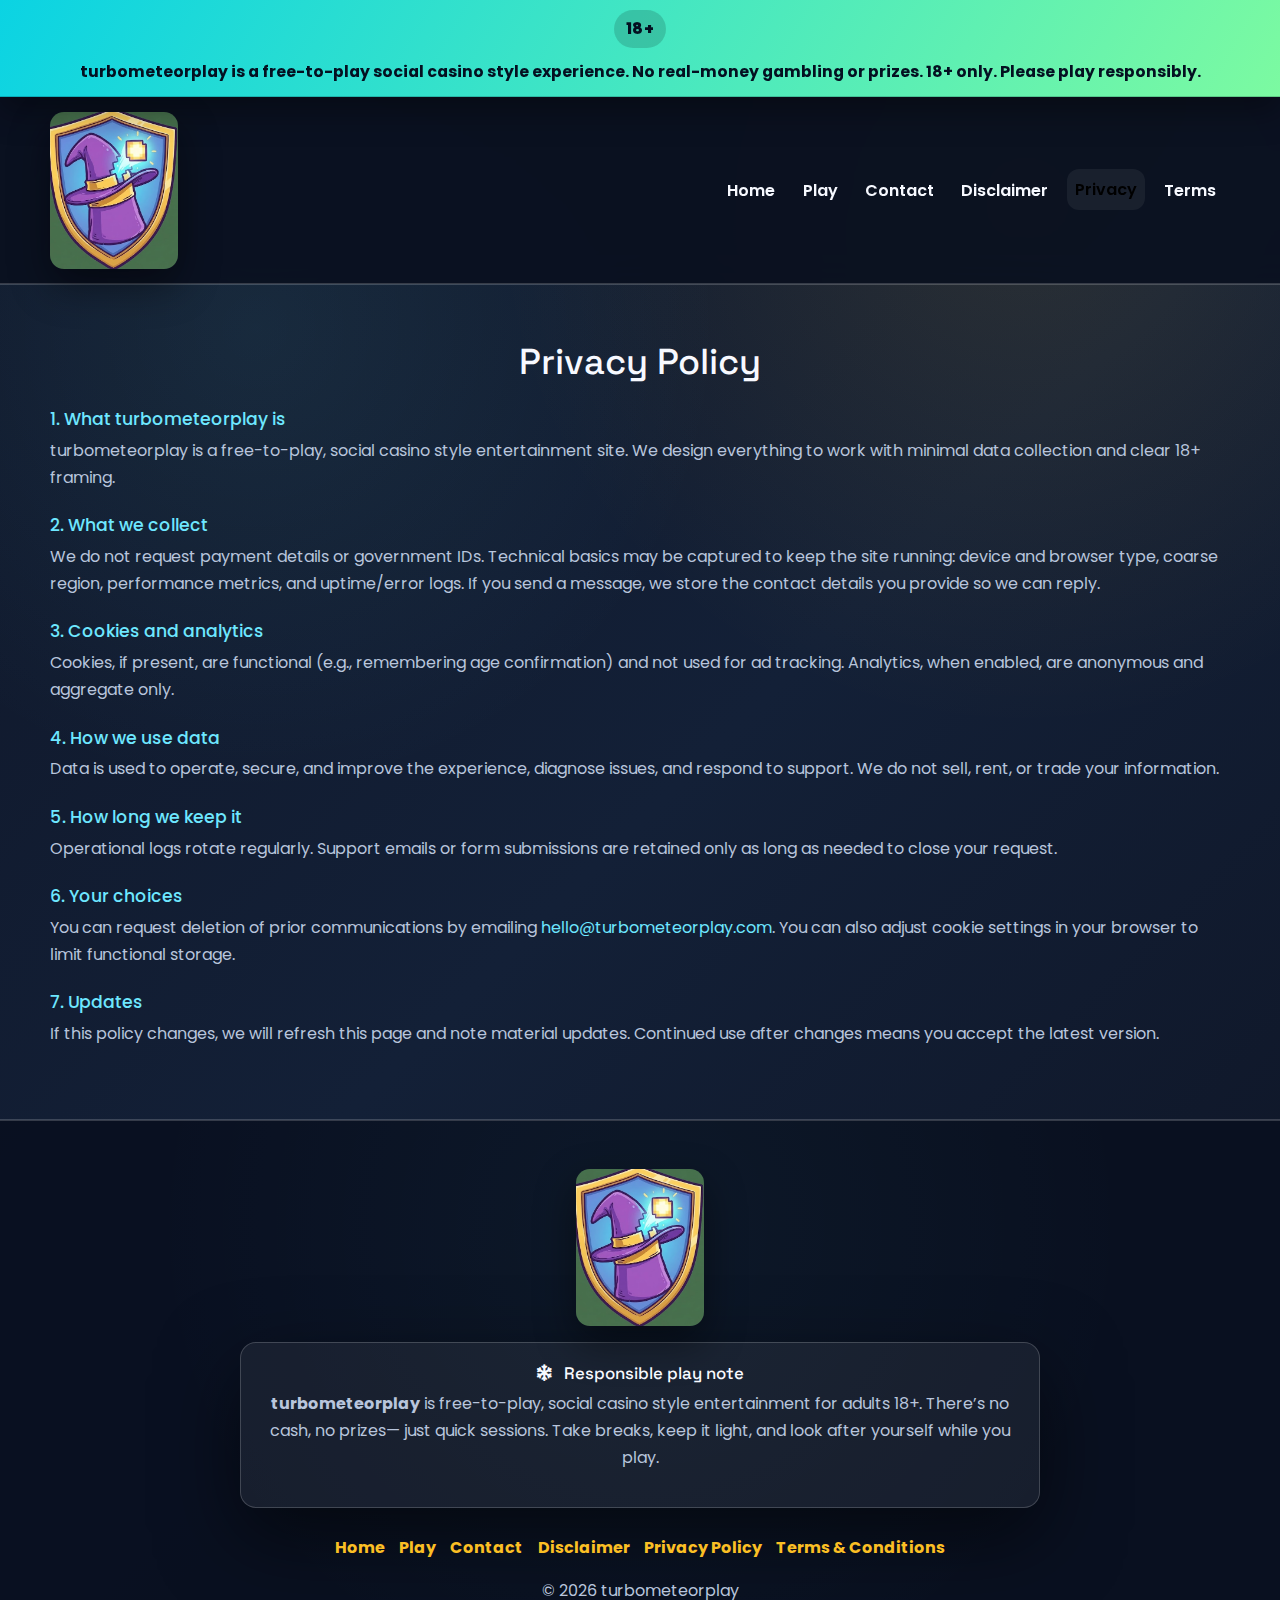
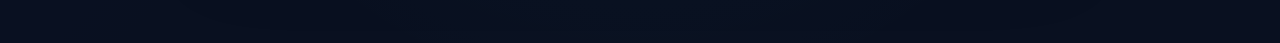
<file: privacy-policy/index.html>
<!doctype html>
<html lang="en">
<head>
  <meta charset="utf-8">
  <meta name="viewport" content="width=device-width, initial-scale=1">
  <title>Privacy Policy - turbometeorplay</title>
  <meta name="description" content="Privacy commitments for turbometeorplay. See how this free-to-play social casino style experience stays lightweight and respectful of your data.">
  <link rel="preconnect" href="https://fonts.googleapis.com">
  <link rel="preconnect" href="https://fonts.gstatic.com" crossorigin>
  <link href="https://fonts.googleapis.com/css2?family=Poppins:wght@400;500;600;700&family=Space+Grotesk:wght@500;600;700&display=swap" rel="stylesheet">
  <link href="https://cdn.jsdelivr.net/npm/bootstrap@5.3.3/dist/css/bootstrap.min.css" rel="stylesheet">
  <link rel="stylesheet" href="https://cdnjs.cloudflare.com/ajax/libs/font-awesome/6.5.2/css/all.min.css">
  <style>

:root{
  --bg:#0b1224;
  --bg-2:#0f1c33;
  --panel:rgba(255,255,255,0.06);
  --panel-strong:rgba(255,255,255,0.14);
  --text:#e8edf5;
  --muted:#b8c5dc;
  --heading:#f7f9ff;
  --accent:#6ee7ff;
  --accent-2:#fbbf24;
  --border:rgba(255,255,255,0.18);
  --radius:16px;
  --shadow:0 28px 80px rgba(0,0,0,0.55);
  --font-heading:"Space Grotesk","Inter",system-ui,sans-serif;
  --font-body:"Poppins","Inter",system-ui,sans-serif;
}
*{box-sizing:border-box}
body.canvas-mt4p{
  margin:0;
  font-family:var(--font-body);
  background:
    radial-gradient(circle at 20% 20%, rgba(110,231,255,0.08), transparent 28%),
    radial-gradient(circle at 80% 12%, rgba(251,191,36,0.1), transparent 30%),
    linear-gradient(135deg, #0b1224 0%, #0f1c33 50%, #0a1020 100%);
  color:var(--text);
  line-height:1.7;
  min-height:100vh;
  -webkit-font-smoothing:antialiased;
}
a{color:var(--accent); text-decoration:none; transition:color .18s, opacity .18s}
a:hover{color:var(--accent-2); opacity:0.92}
.shell-container-p3s1{width:min(1180px, 100% - 2rem); margin:0 auto}
.notice-bar-c2y5{
  background:linear-gradient(120deg, #0bd3e3, #7cfaa1);
  color:#041021;
  padding:0.65rem 0;
  text-align:center;
  font-weight:700;
  border-bottom:1px solid rgba(0,0,0,0.18);
  box-shadow:0 14px 32px rgba(0,0,0,0.35);
  position:relative;
  z-index:70;
}
.notice-inner-j5r0{
  display:flex;
  align-items:center;
  justify-content:center;
  gap:0.7rem;
  flex-wrap:wrap;
  font-size:0.98rem;
}
.notice-pill-t7n4{
  background:rgba(0,0,0,0.15);
  color:#041021;
  padding:0.35rem 0.75rem;
  border-radius:999px;
  font-weight:800;
  letter-spacing:0.6px;
}
.nav-shell-s9k4{
  background:rgba(10,16,32,0.92);
  border-bottom:1px solid var(--border);
  backdrop-filter:blur(12px);
  position:sticky;
  top:0;
  z-index:60;
  padding:0.9rem 0;
}
.nav-brand-r2m8{
  display:flex;
  align-items:center;
  gap:0.7rem;
  padding:0;
}
.brand-mark-c7x2{
  width:128px;
  border-radius:14px;
  box-shadow:0 16px 40px rgba(0,0,0,0.45);
}
.nav-link-u4e1{
  color:var(--heading);
  font-weight:600;
  margin:0 0.35rem;
  padding:0.45rem 0.75rem;
  border-radius:12px;
  transition:background .14s, color .14s, transform .14s;
}
.nav-link-u4e1:hover,
.nav-link-u4e1.active{background:var(--panel); color:var(--accent); transform:translateY(-1px)}
.nav-toggle-b0k9{border:1px solid var(--border); color:var(--text)}
.nav-toggle-b0k9:focus{box-shadow:0 0 0 3px rgba(110,231,255,0.25)}
.btn-solid-j3r8,
.btn-ghost-e1h7{
  display:inline-flex;
  align-items:center;
  justify-content:center;
  gap:0.4rem;
  padding:0.82rem 1.65rem;
  border-radius:14px;
  font-weight:700;
  border:1px solid transparent;
  cursor:pointer;
  text-decoration:none;
  transition:transform .16s ease, box-shadow .18s ease, background .18s ease, color .18s ease;
}
.btn-solid-j3r8{
  background:linear-gradient(135deg, #0bd3e3, #6ee7ff 45%, #fbbf24 100%);
  color:#041021;
  box-shadow:0 16px 44px rgba(0,0,0,0.5);
}
.btn-solid-j3r8:hover{transform:translateY(-2px); box-shadow:0 20px 54px rgba(0,0,0,0.55)}
.btn-ghost-e1h7{
  background:var(--panel);
  border-color:var(--border);
  color:var(--text);
}
.btn-ghost-e1h7:hover{color:var(--accent)}
.eyebrow-l1f2{
  text-transform:uppercase;
  letter-spacing:2.5px;
  font-size:0.78rem;
  color:var(--muted);
  margin:0 0 0.4rem;
}
.section-title-a6v3{
  font-family:var(--font-heading);
  color:var(--heading);
  font-size:2.25rem;
  margin:0 0 0.5rem;
}
.section-sub-z9y4{margin:0 0 1.05rem; color:var(--muted)}
.hero-block-p0d6{
  position:relative;
  padding:clamp(3rem,6vw,5rem) 0;
  overflow:hidden;
}
.hero-block-p0d6::before,
.hero-block-p0d6::after{
  content:"";
  position:absolute;
  width:460px; height:460px;
  border-radius:50%;
  filter:blur(140px);
  opacity:0.35;
  z-index:0;
}
.hero-block-p0d6::before{top:-140px; left:-80px; background:radial-gradient(circle, rgba(110,231,255,0.4), transparent 62%)}
.hero-block-p0d6::after{bottom:-180px; right:-20px; background:radial-gradient(circle, rgba(251,191,36,0.38), transparent 60%)}
.hero-grid-y4k3{
  position:relative;
  z-index:1;
  display:grid;
  gap:1.6rem;
  text-align:center;
}
.hero-title-k6p9{
  font-family:var(--font-heading);
  font-size:2.9rem;
  line-height:1.08;
  margin:0 0 0.65rem;
}
.hero-sub-z3s4{
  color:var(--muted);
  margin:0 auto;
  max-width:820px;
}
.hero-actions-w5r7{display:flex; justify-content:center; gap:0.9rem; flex-wrap:wrap; margin-top:1.1rem}
.hero-badges-d6c0{
  display:flex;
  justify-content:center;
  gap:0.65rem;
  flex-wrap:wrap;
}
.pill-badge-k9d1{
  display:inline-flex;
  align-items:center;
  gap:0.35rem;
  padding:0.42rem 0.9rem;
  border-radius:999px;
  background:var(--panel);
  border:1px solid var(--border);
  color:var(--muted);
  font-weight:700;
  font-size:0.95rem;
}
.pill-badge-k9d1.accent{background:rgba(15,140,200,0.18); color:var(--accent); border-color:rgba(110,231,255,0.45)}
.feature-strip-q2t8{padding:3.2rem 0; background:rgba(255,255,255,0.02)}
.feature-grid-h9s5{
  display:grid;
  grid-template-columns:repeat(auto-fit, minmax(240px,1fr));
  gap:1rem;
  margin-top:1.6rem;
}
.play-stage-q1m0{padding:3.4rem 0; text-align:center}
.embed-wrap-h5p2{margin:2rem auto; max-width:960px}
.embed-card-v4d2{
  background:var(--panel);
  border:1px solid var(--border);
  border-radius:16px;
  padding:1rem;
  box-shadow:var(--shadow);
}
.embed-frame-n6c8{
  position:relative;
  width:100%;
  border-radius:14px;
  overflow:hidden;
  background:linear-gradient(160deg, rgba(110,231,255,0.16), rgba(251,191,36,0.12));
  border:1px solid var(--border);
  box-shadow:0 16px 40px rgba(0,0,0,0.45);
}
.embed-frame-n6c8::before{content:""; display:block; padding-top:56.25%;}
.embed-frame-n6c8 iframe{
  position:absolute;
  inset:0;
  width:100%;
  height:100%;
  border:0;
}
.embed-caption-s2m7{color:var(--muted); font-weight:700; margin:0.55rem 0 0}
.feature-card-v0m8{
  background:linear-gradient(160deg, rgba(255,255,255,0.06), rgba(255,255,255,0.02));
  border:1px solid var(--border);
  padding:1.4rem;
  border-radius:14px;
  color:var(--text);
  transition:transform .16s, box-shadow .16s, border-color .16s;
  box-shadow:var(--shadow);
}
.feature-card-v0m8:hover{transform:translateY(-4px); box-shadow:0 20px 52px rgba(0,0,0,0.55); border-color:rgba(110,231,255,0.45)}
.feature-card-v0m8 i{font-size:1.9rem; color:var(--accent-2); margin-bottom:0.4rem}
.feature-card-v0m8 h4{margin:0 0 0.4rem; font-family:var(--font-heading)}
.feature-card-v0m8 p{margin:0; color:var(--muted)}
.about-wrap-a4m1{padding:3.8rem 0}
.about-grid-w6r1{
  display:grid;
  grid-template-columns:1fr 1fr;
  gap:2rem;
  align-items:center;
}
.about-visual-n3v4{
  background:linear-gradient(145deg, rgba(110,231,255,0.16), rgba(251,191,36,0.16));
  border:1px solid var(--border);
  border-radius:18px;
  padding:1.6rem;
  position:relative;
  box-shadow:var(--shadow);
  overflow:hidden;
}
.about-visual-n3v4 img{border-radius:14px; box-shadow:0 18px 42px rgba(0,0,0,0.55)}
.about-copy-c7q6 p{color:var(--muted); margin:0 0 0.85rem}
.about-copy-c7q6 .btn-solid-j3r8{margin-top:0.5rem}
.contact-section-f8t2{background:rgba(255,255,255,0.02); padding:3.8rem 0}
.contact-grid-e5q0{
  display:grid;
  grid-template-columns:1fr 1fr;
  gap:1.6rem;
}
.contact-card-b4n7{
  background:var(--panel);
  border:1px solid var(--border);
  border-radius:14px;
  padding:1.2rem;
  color:var(--text);
  box-shadow:var(--shadow);
}
.contact-card-b4n7 p{margin:0.12rem 0; color:var(--muted)}
.contact-card-b4n7 strong{color:var(--text)}
.contact-form-j2p4{
  background:var(--panel);
  border:1px solid var(--border);
  border-radius:14px;
  padding:1.15rem;
  display:flex;
  flex-direction:column;
  gap:0.95rem;
  box-shadow:var(--shadow);
}
.form-field-l2v8{
  width:100%;
  padding:0.82rem 0.95rem;
  border-radius:12px;
  border:1px solid var(--border);
  background:rgba(255,255,255,0.03);
  color:var(--text);
  font-size:1rem;
  transition:border .16s, box-shadow .16s;
}
.form-field-l2v8:focus{
  outline:none;
  border-color:var(--accent);
  box-shadow:0 0 0 3px rgba(110,231,255,0.22);
}
.form-status{min-height:20px; color:var(--muted)}
.form-status.success{color:#8ef8c8}
.form-status.error{color:#fbbf24}
.reviews-block-a5g7{padding:3.4rem 0; text-align:center}
.reviews-grid-f1q7{
  max-width:940px;
  margin:0 auto;
  display:grid;
  grid-template-columns:repeat(auto-fit, minmax(260px,1fr));
  gap:1rem;
}
.review-card-p2g4{
  background:linear-gradient(155deg, rgba(255,255,255,0.07), rgba(255,255,255,0.02));
  border:1px solid var(--border);
  padding:1.3rem;
  border-radius:14px;
  box-shadow:var(--shadow);
}
.review-card-p2g4 .review-text{font-style:italic; color:var(--text); margin:0 0 0.6rem}
.review-card-p2g4 .review-author{color:var(--accent-2); font-weight:800; margin:0}
.disclaimer-card-n4t0{padding:3rem 0}
.disclaimer-box-r4y8{
  max-width:900px;
  margin:0 auto;
  background:var(--panel);
  border:1px solid var(--border);
  padding:1.5rem;
  border-radius:16px;
  text-align:center;
  box-shadow:var(--shadow);
}
.disclaimer-title-h2b0{
  color:var(--heading);
  margin:0 0 0.4rem;
  font-family:var(--font-heading);
}
.disclaimer-text-y7v0{color:var(--muted); margin:0 0 1.05rem}
.disclaimer-btn-m6t5{
  display:inline-block;
  background:var(--accent-2);
  color:#0a1424;
  padding:0.65rem 1.35rem;
  border-radius:999px;
  font-weight:800;
}
.disclaimer-btn-m6t5:hover{background:var(--accent); color:#03121e}
.footer-wrap-h3m9{
  background:rgba(10,16,32,0.94);
  color:var(--text);
  text-align:center;
  padding:3rem 1rem 2.4rem;
  border-top:1px solid var(--border);
  position:relative;
  overflow:hidden;
}
.footer-wrap-h3m9::before{
  content:"";
  position:absolute;
  inset:0;
  background:radial-gradient(circle at 50% 20%, rgba(110,231,255,0.04), transparent 65%);
  z-index:0;
}
.footer-wrap-h3m9 .shell-container-p3s1{position:relative; z-index:1}
.footer-brand-c5v9{
  display:flex;
  align-items:center;
  justify-content:center;
  gap:0.75rem;
  margin-bottom:1rem;
}
.footer-disclaimer-w1q2{
  background:var(--panel);
  border:1px solid var(--border);
  color:var(--muted);
  max-width:800px;
  margin:0 auto 1.6rem;
  padding:1.25rem;
  border-radius:16px;
  box-shadow:var(--shadow);
}
.footer-note-h7c4{
  color:var(--heading);
  margin:0 0 0.4rem;
  font-family:var(--font-heading);
  font-size:1.05rem;
}
.footer-links-h8c2{
  display:flex;
  justify-content:center;
  gap:0.9rem;
  flex-wrap:wrap;
  padding:0;
  margin:0 0 1rem;
  list-style:none;
}
.footer-links-h8c2 a{color:var(--accent-2); font-weight:700}
.footer-links-h8c2 a:hover{color:var(--accent)}
.footer-copy-t6y5{color:var(--muted); margin:0}
.legal-section-x2p0{
  background:rgba(255,255,255,0.02);
  border-top:1px solid var(--border);
  border-bottom:1px solid var(--border);
  padding:3.5rem 0;
}
.legal-section-x2p0 .section-title-a6v3{text-align:center}
.legal-subtitle-b3n5{
  color:var(--accent);
  font-size:1.08rem;
  margin:1.5rem 0 0.45rem;
}
.legal-section-x2p0 p{
  color:var(--muted);
  margin:0 0 1rem;
}
.scroll-top-g8v0{
  position:fixed;
  right:22px;
  bottom:22px;
  width:46px;
  height:46px;
  border-radius:50%;
  border:none;
  background:var(--accent);
  color:#041021;
  display:flex;
  align-items:center;
  justify-content:center;
  cursor:pointer;
  box-shadow:0 16px 36px rgba(0,0,0,0.55);
  opacity:0;
  visibility:hidden;
  transition:all .16s;
  z-index:90;
}
.scroll-top-g8v0.show{opacity:1; visibility:visible}
.scroll-top-g8v0:hover{background:var(--accent-2)}
.sr-only{
  position:absolute;
  width:1px;
  height:1px;
  padding:0;
  margin:-1px;
  overflow:hidden;
  clip:rect(0,0,0,0);
  border:0;
}
@media (max-width: 992px){
  .about-grid-w6r1,
  .contact-grid-e5q0{
    grid-template-columns:1fr;
  }
  .hero-title-k6p9{font-size:2.4rem}
}
@media (max-width: 768px){
  .hero-title-k6p9{font-size:2.12rem}
  .nav-shell-s9k4{padding:0.75rem 0}
  .brand-mark-c7x2{width:118px}
}
@media (max-width: 576px){
  .hero-actions-w5r7{flex-direction:column}
}


</style>
</head>
<body class="canvas-mt4p">

<div class="notice-bar-c2y5">
  <div class="shell-container-p3s1 notice-inner-j5r0">
    <span class="notice-pill-t7n4">18+</span>
    <span>turbometeorplay is a free-to-play social casino style experience. No real-money gambling or prizes. 18+ only. Please play responsibly.</span>
  </div>
</div>

<nav class="navbar navbar-expand-lg nav-shell-s9k4">
  <div class="shell-container-p3s1 d-flex align-items-center justify-content-between">
    <a class="navbar-brand nav-brand-r2m8" href="/">
      <img class="brand-mark-c7x2" src="../assets/img.png" alt="turbometeorplay logo">
      <span class="sr-only">turbometeorplay</span>
    </a>
    <button class="navbar-toggler nav-toggle-b0k9" type="button" data-bs-toggle="collapse" data-bs-target="#navMenu" aria-controls="navMenu" aria-expanded="false" aria-label="Toggle navigation">
      <span class="navbar-toggler-icon"><i class="fas fa-bars"></i></span>
    </button>

    <div class="collapse navbar-collapse justify-content-end" id="navMenu">
      <ul class="navbar-nav mb-2 mb-lg-0 align-items-lg-center">
        <li class="nav-item"><a class="nav-link nav-link-u4e1" href="/">Home</a></li>
        <li class="nav-item"><a class="nav-link nav-link-u4e1" href="/play">Play</a></li>
        <li class="nav-item"><a class="nav-link nav-link-u4e1" href="/#contact">Contact</a></li>
        <li class="nav-item"><a class="nav-link nav-link-u4e1" href="/disclaimer">Disclaimer</a></li>
        <li class="nav-item"><a class="nav-link nav-link-u4e1 active" href="/privacy-policy">Privacy</a></li>
        <li class="nav-item"><a class="nav-link nav-link-u4e1" href="/terms-and-conditions">Terms</a></li>
      </ul>
    </div>
  </div>
</nav>

<section id="privacy-policy" class="legal-section-x2p0">
  <div class="shell-container-p3s1">
    <h2 class="section-title-a6v3">Privacy Policy</h2>

    <h3 class="legal-subtitle-b3n5">1. What turbometeorplay is</h3>
    <p>
      turbometeorplay is a free-to-play, social casino style entertainment site. We design everything to work with minimal data
      collection and clear 18+ framing.
    </p>

    <h3 class="legal-subtitle-b3n5">2. What we collect</h3>
    <p>
      We do not request payment details or government IDs. Technical basics may be captured to keep the site running: device and
      browser type, coarse region, performance metrics, and uptime/error logs. If you send a message, we store the contact details
      you provide so we can reply.
    </p>

    <h3 class="legal-subtitle-b3n5">3. Cookies and analytics</h3>
    <p>
      Cookies, if present, are functional (e.g., remembering age confirmation) and not used for ad tracking. Analytics, when enabled,
      are anonymous and aggregate only.
    </p>

    <h3 class="legal-subtitle-b3n5">4. How we use data</h3>
    <p>
      Data is used to operate, secure, and improve the experience, diagnose issues, and respond to support. We do not sell, rent,
      or trade your information.
    </p>

    <h3 class="legal-subtitle-b3n5">5. How long we keep it</h3>
    <p>
      Operational logs rotate regularly. Support emails or form submissions are retained only as long as needed to close your request.
    </p>

    <h3 class="legal-subtitle-b3n5">6. Your choices</h3>
    <p>
      You can request deletion of prior communications by emailing <a href="mailto:hello@turbometeorplay.com">hello@turbometeorplay.com</a>.
      You can also adjust cookie settings in your browser to limit functional storage.
    </p>

    <h3 class="legal-subtitle-b3n5">7. Updates</h3>
    <p>
      If this policy changes, we will refresh this page and note material updates. Continued use after changes means you accept the
      latest version.
    </p>
  </div>
</section>

<footer class="footer-wrap-h3m9">
  <div class="shell-container-p3s1">
    <div class="footer-brand-c5v9">
      <img class="brand-mark-c7x2" src="../assets/img.png" alt="turbometeorplay logo">
      <span class="sr-only">turbometeorplay</span>
    </div>

    <div class="footer-disclaimer-w1q2">
      <h5 class="footer-note-h7c4"><i class="fas fa-snowflake me-2"></i> Responsible play note</h5>
      <p>
        <strong>turbometeorplay</strong> is free-to-play, social casino style entertainment for adults 18+. There’s no cash, no prizes—
        just quick sessions. Take breaks, keep it light, and look after yourself while you play.
      </p>
    </div>

    <ul class="footer-links-h8c2">
      <li><a href="/">Home</a></li>
      <li><a href="/play">Play</a></li>
      <li><a href="/#contact">Contact</a></li>
      <li><a href="/disclaimer">Disclaimer</a></li>
      <li><a href="/privacy-policy">Privacy Policy</a></li>
      <li><a href="/terms-and-conditions">Terms &amp; Conditions</a></li>
    </ul>

    <p class="footer-copy-t6y5">
      © <span data-year></span> turbometeorplay
    </p>
  </div>
</footer>

<button id="hubScrollTop" class="scroll-top-g8v0" aria-label="Scroll to top">
  <i class="fas fa-chevron-up"></i>
</button>

<script src="https://cdn.jsdelivr.net/npm/bootstrap@5.3.3/dist/js/bootstrap.bundle.min.js"></script>
<script src="../assets/main.js" defer></script>
</body>
</html>
</file>
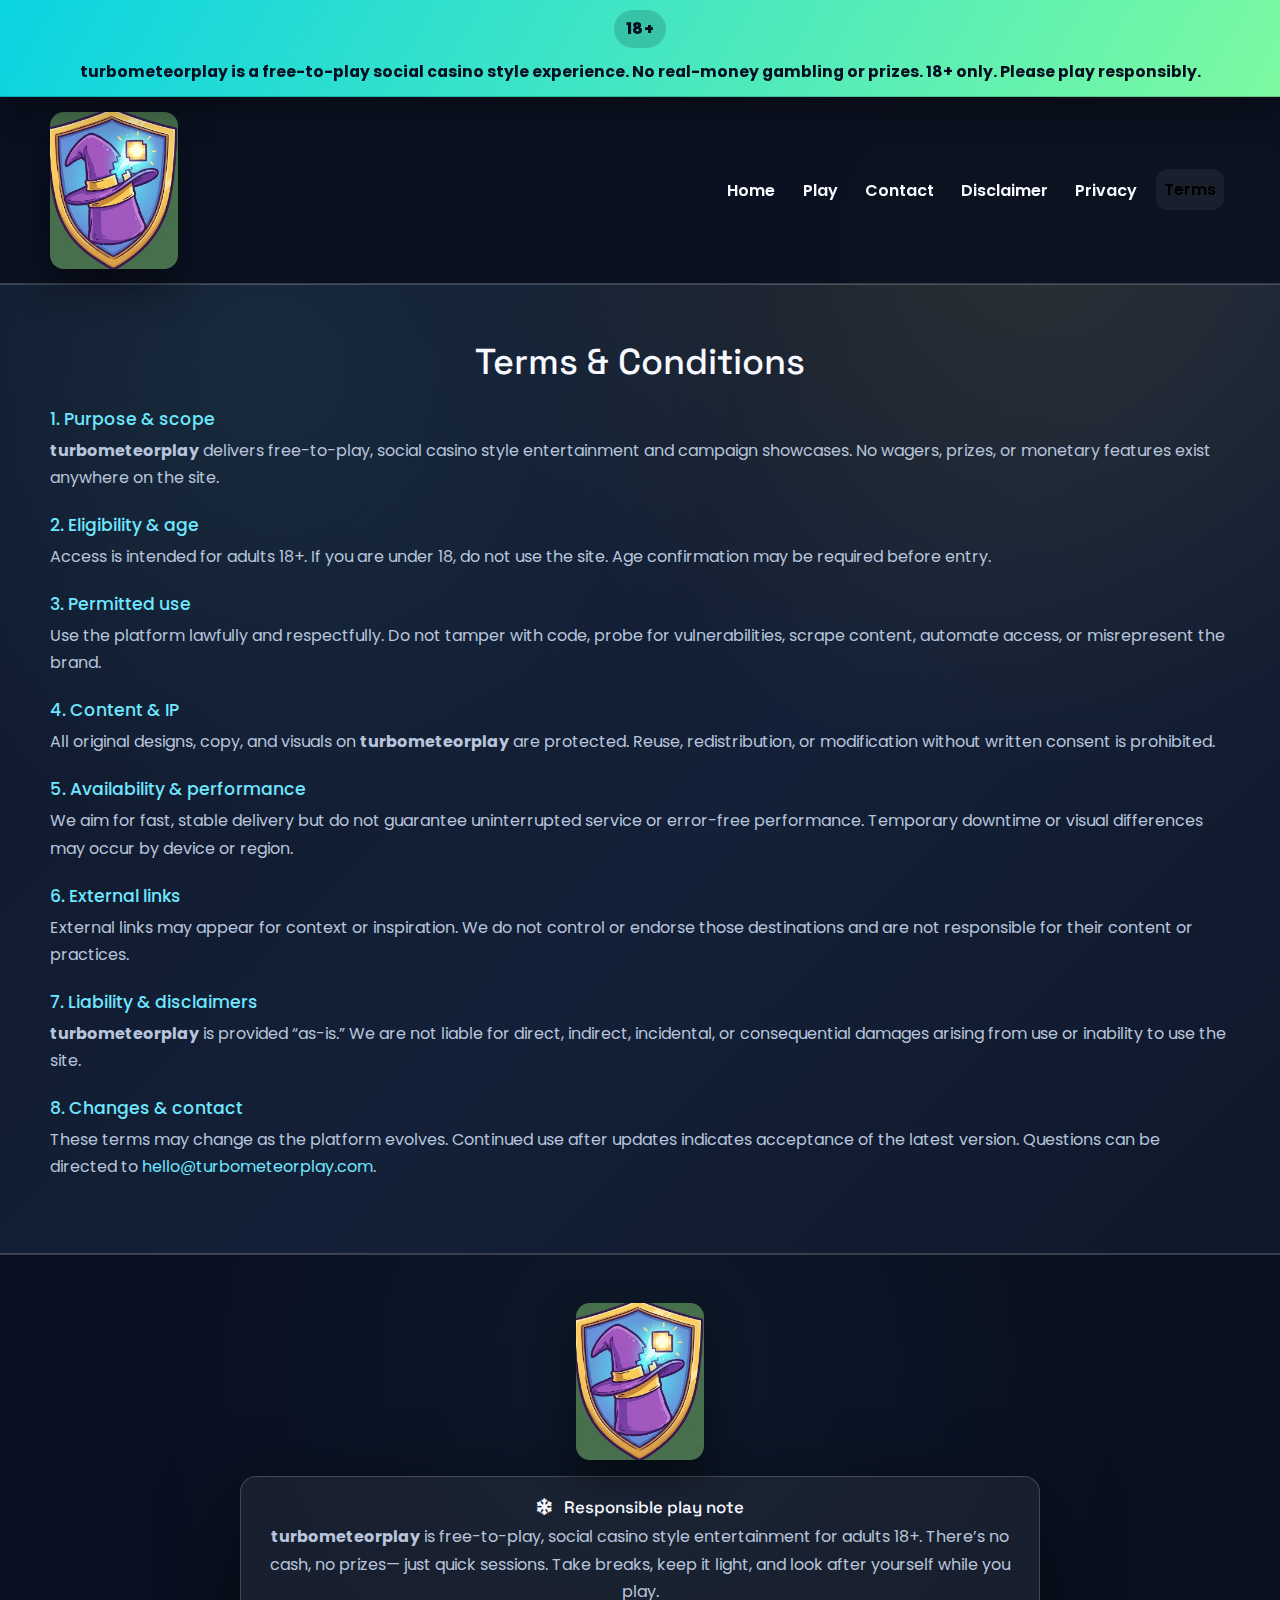
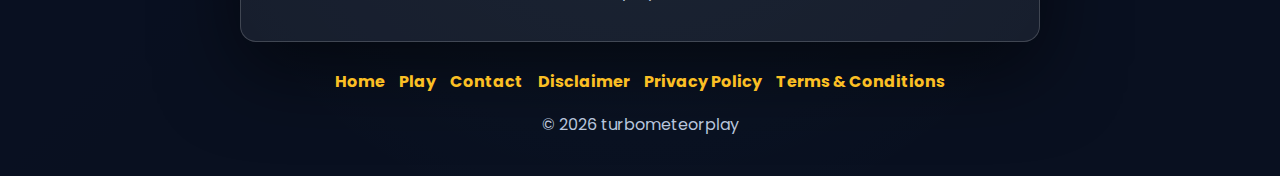
<file: terms-and-conditions/index.html>
<!doctype html>
<html lang="en">
<head>
  <meta charset="utf-8">
  <meta name="viewport" content="width=device-width, initial-scale=1">
  <title>Terms & Conditions - turbometeorplay</title>
  <meta name="description" content="Terms and conditions for turbometeorplay, the free-to-play, 18+ social casino style destination.">
  <link rel="preconnect" href="https://fonts.googleapis.com">
  <link rel="preconnect" href="https://fonts.gstatic.com" crossorigin>
  <link href="https://fonts.googleapis.com/css2?family=Poppins:wght@400;500;600;700&family=Space+Grotesk:wght@500;600;700&display=swap" rel="stylesheet">
  <link href="https://cdn.jsdelivr.net/npm/bootstrap@5.3.3/dist/css/bootstrap.min.css" rel="stylesheet">
  <link rel="stylesheet" href="https://cdnjs.cloudflare.com/ajax/libs/font-awesome/6.5.2/css/all.min.css">
  <style>

:root{
  --bg:#0b1224;
  --bg-2:#0f1c33;
  --panel:rgba(255,255,255,0.06);
  --panel-strong:rgba(255,255,255,0.14);
  --text:#e8edf5;
  --muted:#b8c5dc;
  --heading:#f7f9ff;
  --accent:#6ee7ff;
  --accent-2:#fbbf24;
  --border:rgba(255,255,255,0.18);
  --radius:16px;
  --shadow:0 28px 80px rgba(0,0,0,0.55);
  --font-heading:"Space Grotesk","Inter",system-ui,sans-serif;
  --font-body:"Poppins","Inter",system-ui,sans-serif;
}
*{box-sizing:border-box}
body.canvas-mt4p{
  margin:0;
  font-family:var(--font-body);
  background:
    radial-gradient(circle at 20% 20%, rgba(110,231,255,0.08), transparent 28%),
    radial-gradient(circle at 80% 12%, rgba(251,191,36,0.1), transparent 30%),
    linear-gradient(135deg, #0b1224 0%, #0f1c33 50%, #0a1020 100%);
  color:var(--text);
  line-height:1.7;
  min-height:100vh;
  -webkit-font-smoothing:antialiased;
}
a{color:var(--accent); text-decoration:none; transition:color .18s, opacity .18s}
a:hover{color:var(--accent-2); opacity:0.92}
.shell-container-p3s1{width:min(1180px, 100% - 2rem); margin:0 auto}
.notice-bar-c2y5{
  background:linear-gradient(120deg, #0bd3e3, #7cfaa1);
  color:#041021;
  padding:0.65rem 0;
  text-align:center;
  font-weight:700;
  border-bottom:1px solid rgba(0,0,0,0.18);
  box-shadow:0 14px 32px rgba(0,0,0,0.35);
  position:relative;
  z-index:70;
}
.notice-inner-j5r0{
  display:flex;
  align-items:center;
  justify-content:center;
  gap:0.7rem;
  flex-wrap:wrap;
  font-size:0.98rem;
}
.notice-pill-t7n4{
  background:rgba(0,0,0,0.15);
  color:#041021;
  padding:0.35rem 0.75rem;
  border-radius:999px;
  font-weight:800;
  letter-spacing:0.6px;
}
.nav-shell-s9k4{
  background:rgba(10,16,32,0.92);
  border-bottom:1px solid var(--border);
  backdrop-filter:blur(12px);
  position:sticky;
  top:0;
  z-index:60;
  padding:0.9rem 0;
}
.nav-brand-r2m8{
  display:flex;
  align-items:center;
  gap:0.7rem;
  padding:0;
}
.brand-mark-c7x2{
  width:128px;
  border-radius:14px;
  box-shadow:0 16px 40px rgba(0,0,0,0.45);
}
.nav-link-u4e1{
  color:var(--heading);
  font-weight:600;
  margin:0 0.35rem;
  padding:0.45rem 0.75rem;
  border-radius:12px;
  transition:background .14s, color .14s, transform .14s;
}
.nav-link-u4e1:hover,
.nav-link-u4e1.active{background:var(--panel); color:var(--accent); transform:translateY(-1px)}
.nav-toggle-b0k9{border:1px solid var(--border); color:var(--text)}
.nav-toggle-b0k9:focus{box-shadow:0 0 0 3px rgba(110,231,255,0.25)}
.btn-solid-j3r8,
.btn-ghost-e1h7{
  display:inline-flex;
  align-items:center;
  justify-content:center;
  gap:0.4rem;
  padding:0.82rem 1.65rem;
  border-radius:14px;
  font-weight:700;
  border:1px solid transparent;
  cursor:pointer;
  text-decoration:none;
  transition:transform .16s ease, box-shadow .18s ease, background .18s ease, color .18s ease;
}
.btn-solid-j3r8{
  background:linear-gradient(135deg, #0bd3e3, #6ee7ff 45%, #fbbf24 100%);
  color:#041021;
  box-shadow:0 16px 44px rgba(0,0,0,0.5);
}
.btn-solid-j3r8:hover{transform:translateY(-2px); box-shadow:0 20px 54px rgba(0,0,0,0.55)}
.btn-ghost-e1h7{
  background:var(--panel);
  border-color:var(--border);
  color:var(--text);
}
.btn-ghost-e1h7:hover{color:var(--accent)}
.eyebrow-l1f2{
  text-transform:uppercase;
  letter-spacing:2.5px;
  font-size:0.78rem;
  color:var(--muted);
  margin:0 0 0.4rem;
}
.section-title-a6v3{
  font-family:var(--font-heading);
  color:var(--heading);
  font-size:2.25rem;
  margin:0 0 0.5rem;
}
.section-sub-z9y4{margin:0 0 1.05rem; color:var(--muted)}
.hero-block-p0d6{
  position:relative;
  padding:clamp(3rem,6vw,5rem) 0;
  overflow:hidden;
}
.hero-block-p0d6::before,
.hero-block-p0d6::after{
  content:"";
  position:absolute;
  width:460px; height:460px;
  border-radius:50%;
  filter:blur(140px);
  opacity:0.35;
  z-index:0;
}
.hero-block-p0d6::before{top:-140px; left:-80px; background:radial-gradient(circle, rgba(110,231,255,0.4), transparent 62%)}
.hero-block-p0d6::after{bottom:-180px; right:-20px; background:radial-gradient(circle, rgba(251,191,36,0.38), transparent 60%)}
.hero-grid-y4k3{
  position:relative;
  z-index:1;
  display:grid;
  gap:1.6rem;
  text-align:center;
}
.hero-title-k6p9{
  font-family:var(--font-heading);
  font-size:2.9rem;
  line-height:1.08;
  margin:0 0 0.65rem;
}
.hero-sub-z3s4{
  color:var(--muted);
  margin:0 auto;
  max-width:820px;
}
.hero-actions-w5r7{display:flex; justify-content:center; gap:0.9rem; flex-wrap:wrap; margin-top:1.1rem}
.hero-badges-d6c0{
  display:flex;
  justify-content:center;
  gap:0.65rem;
  flex-wrap:wrap;
}
.pill-badge-k9d1{
  display:inline-flex;
  align-items:center;
  gap:0.35rem;
  padding:0.42rem 0.9rem;
  border-radius:999px;
  background:var(--panel);
  border:1px solid var(--border);
  color:var(--muted);
  font-weight:700;
  font-size:0.95rem;
}
.pill-badge-k9d1.accent{background:rgba(15,140,200,0.18); color:var(--accent); border-color:rgba(110,231,255,0.45)}
.feature-strip-q2t8{padding:3.2rem 0; background:rgba(255,255,255,0.02)}
.feature-grid-h9s5{
  display:grid;
  grid-template-columns:repeat(auto-fit, minmax(240px,1fr));
  gap:1rem;
  margin-top:1.6rem;
}
.play-stage-q1m0{padding:3.4rem 0; text-align:center}
.embed-wrap-h5p2{margin:2rem auto; max-width:960px}
.embed-card-v4d2{
  background:var(--panel);
  border:1px solid var(--border);
  border-radius:16px;
  padding:1rem;
  box-shadow:var(--shadow);
}
.embed-frame-n6c8{
  position:relative;
  width:100%;
  border-radius:14px;
  overflow:hidden;
  background:linear-gradient(160deg, rgba(110,231,255,0.16), rgba(251,191,36,0.12));
  border:1px solid var(--border);
  box-shadow:0 16px 40px rgba(0,0,0,0.45);
}
.embed-frame-n6c8::before{content:""; display:block; padding-top:56.25%;}
.embed-frame-n6c8 iframe{
  position:absolute;
  inset:0;
  width:100%;
  height:100%;
  border:0;
}
.embed-caption-s2m7{color:var(--muted); font-weight:700; margin:0.55rem 0 0}
.feature-card-v0m8{
  background:linear-gradient(160deg, rgba(255,255,255,0.06), rgba(255,255,255,0.02));
  border:1px solid var(--border);
  padding:1.4rem;
  border-radius:14px;
  color:var(--text);
  transition:transform .16s, box-shadow .16s, border-color .16s;
  box-shadow:var(--shadow);
}
.feature-card-v0m8:hover{transform:translateY(-4px); box-shadow:0 20px 52px rgba(0,0,0,0.55); border-color:rgba(110,231,255,0.45)}
.feature-card-v0m8 i{font-size:1.9rem; color:var(--accent-2); margin-bottom:0.4rem}
.feature-card-v0m8 h4{margin:0 0 0.4rem; font-family:var(--font-heading)}
.feature-card-v0m8 p{margin:0; color:var(--muted)}
.about-wrap-a4m1{padding:3.8rem 0}
.about-grid-w6r1{
  display:grid;
  grid-template-columns:1fr 1fr;
  gap:2rem;
  align-items:center;
}
.about-visual-n3v4{
  background:linear-gradient(145deg, rgba(110,231,255,0.16), rgba(251,191,36,0.16));
  border:1px solid var(--border);
  border-radius:18px;
  padding:1.6rem;
  position:relative;
  box-shadow:var(--shadow);
  overflow:hidden;
}
.about-visual-n3v4 img{border-radius:14px; box-shadow:0 18px 42px rgba(0,0,0,0.55)}
.about-copy-c7q6 p{color:var(--muted); margin:0 0 0.85rem}
.about-copy-c7q6 .btn-solid-j3r8{margin-top:0.5rem}
.contact-section-f8t2{background:rgba(255,255,255,0.02); padding:3.8rem 0}
.contact-grid-e5q0{
  display:grid;
  grid-template-columns:1fr 1fr;
  gap:1.6rem;
}
.contact-card-b4n7{
  background:var(--panel);
  border:1px solid var(--border);
  border-radius:14px;
  padding:1.2rem;
  color:var(--text);
  box-shadow:var(--shadow);
}
.contact-card-b4n7 p{margin:0.12rem 0; color:var(--muted)}
.contact-card-b4n7 strong{color:var(--text)}
.contact-form-j2p4{
  background:var(--panel);
  border:1px solid var(--border);
  border-radius:14px;
  padding:1.15rem;
  display:flex;
  flex-direction:column;
  gap:0.95rem;
  box-shadow:var(--shadow);
}
.form-field-l2v8{
  width:100%;
  padding:0.82rem 0.95rem;
  border-radius:12px;
  border:1px solid var(--border);
  background:rgba(255,255,255,0.03);
  color:var(--text);
  font-size:1rem;
  transition:border .16s, box-shadow .16s;
}
.form-field-l2v8:focus{
  outline:none;
  border-color:var(--accent);
  box-shadow:0 0 0 3px rgba(110,231,255,0.22);
}
.form-status{min-height:20px; color:var(--muted)}
.form-status.success{color:#8ef8c8}
.form-status.error{color:#fbbf24}
.reviews-block-a5g7{padding:3.4rem 0; text-align:center}
.reviews-grid-f1q7{
  max-width:940px;
  margin:0 auto;
  display:grid;
  grid-template-columns:repeat(auto-fit, minmax(260px,1fr));
  gap:1rem;
}
.review-card-p2g4{
  background:linear-gradient(155deg, rgba(255,255,255,0.07), rgba(255,255,255,0.02));
  border:1px solid var(--border);
  padding:1.3rem;
  border-radius:14px;
  box-shadow:var(--shadow);
}
.review-card-p2g4 .review-text{font-style:italic; color:var(--text); margin:0 0 0.6rem}
.review-card-p2g4 .review-author{color:var(--accent-2); font-weight:800; margin:0}
.disclaimer-card-n4t0{padding:3rem 0}
.disclaimer-box-r4y8{
  max-width:900px;
  margin:0 auto;
  background:var(--panel);
  border:1px solid var(--border);
  padding:1.5rem;
  border-radius:16px;
  text-align:center;
  box-shadow:var(--shadow);
}
.disclaimer-title-h2b0{
  color:var(--heading);
  margin:0 0 0.4rem;
  font-family:var(--font-heading);
}
.disclaimer-text-y7v0{color:var(--muted); margin:0 0 1.05rem}
.disclaimer-btn-m6t5{
  display:inline-block;
  background:var(--accent-2);
  color:#0a1424;
  padding:0.65rem 1.35rem;
  border-radius:999px;
  font-weight:800;
}
.disclaimer-btn-m6t5:hover{background:var(--accent); color:#03121e}
.footer-wrap-h3m9{
  background:rgba(10,16,32,0.94);
  color:var(--text);
  text-align:center;
  padding:3rem 1rem 2.4rem;
  border-top:1px solid var(--border);
  position:relative;
  overflow:hidden;
}
.footer-wrap-h3m9::before{
  content:"";
  position:absolute;
  inset:0;
  background:radial-gradient(circle at 50% 20%, rgba(110,231,255,0.04), transparent 65%);
  z-index:0;
}
.footer-wrap-h3m9 .shell-container-p3s1{position:relative; z-index:1}
.footer-brand-c5v9{
  display:flex;
  align-items:center;
  justify-content:center;
  gap:0.75rem;
  margin-bottom:1rem;
}
.footer-disclaimer-w1q2{
  background:var(--panel);
  border:1px solid var(--border);
  color:var(--muted);
  max-width:800px;
  margin:0 auto 1.6rem;
  padding:1.25rem;
  border-radius:16px;
  box-shadow:var(--shadow);
}
.footer-note-h7c4{
  color:var(--heading);
  margin:0 0 0.4rem;
  font-family:var(--font-heading);
  font-size:1.05rem;
}
.footer-links-h8c2{
  display:flex;
  justify-content:center;
  gap:0.9rem;
  flex-wrap:wrap;
  padding:0;
  margin:0 0 1rem;
  list-style:none;
}
.footer-links-h8c2 a{color:var(--accent-2); font-weight:700}
.footer-links-h8c2 a:hover{color:var(--accent)}
.footer-copy-t6y5{color:var(--muted); margin:0}
.legal-section-x2p0{
  background:rgba(255,255,255,0.02);
  border-top:1px solid var(--border);
  border-bottom:1px solid var(--border);
  padding:3.5rem 0;
}
.legal-section-x2p0 .section-title-a6v3{text-align:center}
.legal-subtitle-b3n5{
  color:var(--accent);
  font-size:1.08rem;
  margin:1.5rem 0 0.45rem;
}
.legal-section-x2p0 p{
  color:var(--muted);
  margin:0 0 1rem;
}
.scroll-top-g8v0{
  position:fixed;
  right:22px;
  bottom:22px;
  width:46px;
  height:46px;
  border-radius:50%;
  border:none;
  background:var(--accent);
  color:#041021;
  display:flex;
  align-items:center;
  justify-content:center;
  cursor:pointer;
  box-shadow:0 16px 36px rgba(0,0,0,0.55);
  opacity:0;
  visibility:hidden;
  transition:all .16s;
  z-index:90;
}
.scroll-top-g8v0.show{opacity:1; visibility:visible}
.scroll-top-g8v0:hover{background:var(--accent-2)}
.sr-only{
  position:absolute;
  width:1px;
  height:1px;
  padding:0;
  margin:-1px;
  overflow:hidden;
  clip:rect(0,0,0,0);
  border:0;
}
@media (max-width: 992px){
  .about-grid-w6r1,
  .contact-grid-e5q0{
    grid-template-columns:1fr;
  }
  .hero-title-k6p9{font-size:2.4rem}
}
@media (max-width: 768px){
  .hero-title-k6p9{font-size:2.12rem}
  .nav-shell-s9k4{padding:0.75rem 0}
  .brand-mark-c7x2{width:118px}
}
@media (max-width: 576px){
  .hero-actions-w5r7{flex-direction:column}
}


</style>
</head>
<body class="canvas-mt4p">

<div class="notice-bar-c2y5">
  <div class="shell-container-p3s1 notice-inner-j5r0">
    <span class="notice-pill-t7n4">18+</span>
    <span>turbometeorplay is a free-to-play social casino style experience. No real-money gambling or prizes. 18+ only. Please play responsibly.</span>
  </div>
</div>

<nav class="navbar navbar-expand-lg nav-shell-s9k4">
  <div class="shell-container-p3s1 d-flex align-items-center justify-content-between">
    <a class="navbar-brand nav-brand-r2m8" href="/">
      <img class="brand-mark-c7x2" src="../assets/img.png" alt="turbometeorplay logo">
      <span class="sr-only">turbometeorplay</span>
    </a>
    <button class="navbar-toggler nav-toggle-b0k9" type="button" data-bs-toggle="collapse" data-bs-target="#navMenu" aria-controls="navMenu" aria-expanded="false" aria-label="Toggle navigation">
      <span class="navbar-toggler-icon"><i class="fas fa-bars"></i></span>
    </button>

    <div class="collapse navbar-collapse justify-content-end" id="navMenu">
      <ul class="navbar-nav mb-2 mb-lg-0 align-items-lg-center">
        <li class="nav-item"><a class="nav-link nav-link-u4e1" href="/">Home</a></li>
        <li class="nav-item"><a class="nav-link nav-link-u4e1" href="/play">Play</a></li>
        <li class="nav-item"><a class="nav-link nav-link-u4e1" href="/#contact">Contact</a></li>
        <li class="nav-item"><a class="nav-link nav-link-u4e1" href="/disclaimer">Disclaimer</a></li>
        <li class="nav-item"><a class="nav-link nav-link-u4e1" href="/privacy-policy">Privacy</a></li>
        <li class="nav-item"><a class="nav-link nav-link-u4e1 active" href="/terms-and-conditions">Terms</a></li>
      </ul>
    </div>
  </div>
</nav>

<section id="terms-and-conditions" class="legal-section-x2p0">
  <div class="shell-container-p3s1">
    <h2 class="section-title-a6v3">Terms &amp; Conditions</h2>

    <h3 class="legal-subtitle-b3n5">1. Purpose &amp; scope</h3>
    <p>
      <strong>turbometeorplay</strong> delivers free-to-play, social casino style entertainment and campaign showcases. No wagers,
      prizes, or monetary features exist anywhere on the site.
    </p>

    <h3 class="legal-subtitle-b3n5">2. Eligibility &amp; age</h3>
    <p>
      Access is intended for adults 18+. If you are under 18, do not use the site. Age confirmation may be required before entry.
    </p>

    <h3 class="legal-subtitle-b3n5">3. Permitted use</h3>
    <p>
      Use the platform lawfully and respectfully. Do not tamper with code, probe for vulnerabilities, scrape content, automate access,
      or misrepresent the brand.
    </p>

    <h3 class="legal-subtitle-b3n5">4. Content &amp; IP</h3>
    <p>
      All original designs, copy, and visuals on <strong>turbometeorplay</strong> are protected. Reuse, redistribution, or modification
      without written consent is prohibited.
    </p>

    <h3 class="legal-subtitle-b3n5">5. Availability &amp; performance</h3>
    <p>
      We aim for fast, stable delivery but do not guarantee uninterrupted service or error-free performance. Temporary downtime or
      visual differences may occur by device or region.
    </p>

    <h3 class="legal-subtitle-b3n5">6. External links</h3>
    <p>
      External links may appear for context or inspiration. We do not control or endorse those destinations and are not responsible
      for their content or practices.
    </p>

    <h3 class="legal-subtitle-b3n5">7. Liability &amp; disclaimers</h3>
    <p>
      <strong>turbometeorplay</strong> is provided “as-is.” We are not liable for direct, indirect, incidental, or consequential
      damages arising from use or inability to use the site.
    </p>

    <h3 class="legal-subtitle-b3n5">8. Changes &amp; contact</h3>
    <p>
      These terms may change as the platform evolves. Continued use after updates indicates acceptance of the latest version. Questions
      can be directed to <a href="mailto:hello@turbometeorplay.com">hello@turbometeorplay.com</a>.
    </p>
  </div>
</section>

<footer class="footer-wrap-h3m9">
  <div class="shell-container-p3s1">
    <div class="footer-brand-c5v9">
      <img class="brand-mark-c7x2" src="../assets/img.png" alt="turbometeorplay logo">
      <span class="sr-only">turbometeorplay</span>
    </div>

    <div class="footer-disclaimer-w1q2">
      <h5 class="footer-note-h7c4"><i class="fas fa-snowflake me-2"></i> Responsible play note</h5>
      <p>
        <strong>turbometeorplay</strong> is free-to-play, social casino style entertainment for adults 18+. There’s no cash, no prizes—
        just quick sessions. Take breaks, keep it light, and look after yourself while you play.
      </p>
    </div>

    <ul class="footer-links-h8c2">
      <li><a href="/">Home</a></li>
      <li><a href="/play">Play</a></li>
      <li><a href="/#contact">Contact</a></li>
      <li><a href="/disclaimer">Disclaimer</a></li>
      <li><a href="/privacy-policy">Privacy Policy</a></li>
      <li><a href="/terms-and-conditions">Terms &amp; Conditions</a></li>
    </ul>

    <p class="footer-copy-t6y5">
      © <span data-year></span> turbometeorplay
    </p>
  </div>
</footer>

<button id="hubScrollTop" class="scroll-top-g8v0" aria-label="Scroll to top">
  <i class="fas fa-chevron-up"></i>
</button>

<script src="https://cdn.jsdelivr.net/npm/bootstrap@5.3.3/dist/js/bootstrap.bundle.min.js"></script>
<script src="../assets/main.js" defer></script>
</body>
</html>
</file>
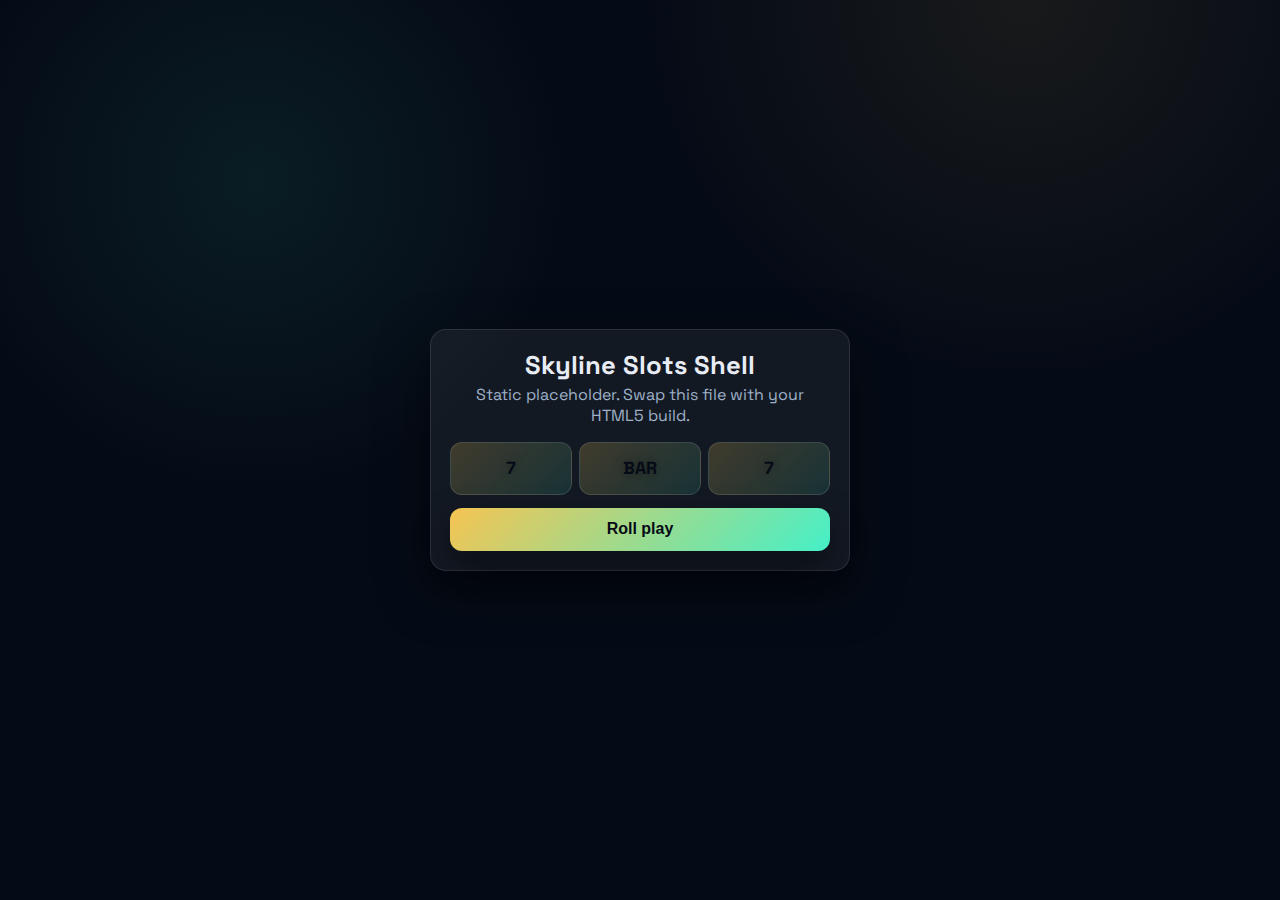
<file: games/game-1/index.html>
<!doctype html>
<html lang="en">
<head>
  <meta charset="utf-8">
  <meta name="viewport" content="width=device-width, initial-scale=1">
  <title>Game Shell 1 — Skyline Slots</title>
  <link rel="preconnect" href="https://fonts.googleapis.com">
  <link rel="preconnect" href="https://fonts.gstatic.com" crossorigin>
  <link href="https://fonts.googleapis.com/css2?family=Space+Grotesk:wght@500;700&display=swap" rel="stylesheet">
  <style>
    :root{
      --bg: #050b16;
      --accent: #f6c452;
      --accent-2: #45f0c8;
      --card: rgba(255,255,255,0.06);
      --text: #e8ecf5;
      --muted: #9fb1c8;
    }
    *{box-sizing:border-box}
    body{
      margin:0;
      font-family:"Space Grotesk", system-ui, sans-serif;
      min-height:100vh;
      background:radial-gradient(circle at 20% 20%, rgba(69,240,200,0.08), transparent 25%),
                 radial-gradient(circle at 80% 0%, rgba(246,196,82,0.08), transparent 28%),
                 #050b16;
      color:var(--text);
      display:flex;
      align-items:center;
      justify-content:center;
      padding:1rem;
    }
    .card{
      width:min(420px, 100%);
      background:var(--card);
      border:1px solid rgba(255,255,255,0.1);
      border-radius:16px;
      padding:1.2rem;
      box-shadow:0 18px 50px rgba(0,0,0,0.55);
      text-align:center;
    }
    h1{
      margin:0 0 0.2rem;
      font-size:1.6rem;
    }
    p{margin:0.2rem 0; color:var(--muted)}
    .reel{
      display:grid;
      grid-template-columns:repeat(3, 1fr);
      gap:0.4rem;
      margin:1rem 0 0.8rem;
    }
    .slot{
      padding:0.9rem 0.6rem;
      border-radius:12px;
      border:1px solid rgba(255,255,255,0.12);
      background:linear-gradient(135deg, rgba(246,196,82,0.2), rgba(69,240,200,0.12));
      font-weight:700;
      font-size:1.1rem;
      color:#050b16;
      text-shadow:0 1px 10px rgba(0,0,0,0.35);
    }
    button{
      background:linear-gradient(135deg, var(--accent), var(--accent-2));
      color:#050b16;
      font-weight:700;
      border:none;
      border-radius:12px;
      padding:0.8rem 1.2rem;
      cursor:pointer;
      box-shadow:0 14px 36px rgba(0,0,0,0.45);
      transition:transform .18s ease;
      width:100%;
      font-size:1rem;
    }
    button:hover{transform:translateY(-2px)}
  </style>
</head>
<body>
  <div class="card">
    <h1>Skyline Slots Shell</h1>
    <p>Static placeholder. Swap this file with your HTML5 build.</p>
    <div class="reel" id="reel">
      <div class="slot">7</div>
      <div class="slot">BAR</div>
      <div class="slot">7</div>
    </div>
    <button id="roll">Roll play</button>
  </div>

  <script>
    const options = ["7", "BAR", "AAA", "JH", "WIN"];
    const reel = document.getElementById("reel");
    document.getElementById("roll").addEventListener("click", ()=>{
      reel.querySelectorAll(".slot").forEach(slot=>{
        const pick = options[Math.floor(Math.random()*options.length)];
        slot.textContent = pick;
      });
    });
  </script>
</body>
</html>
</file>
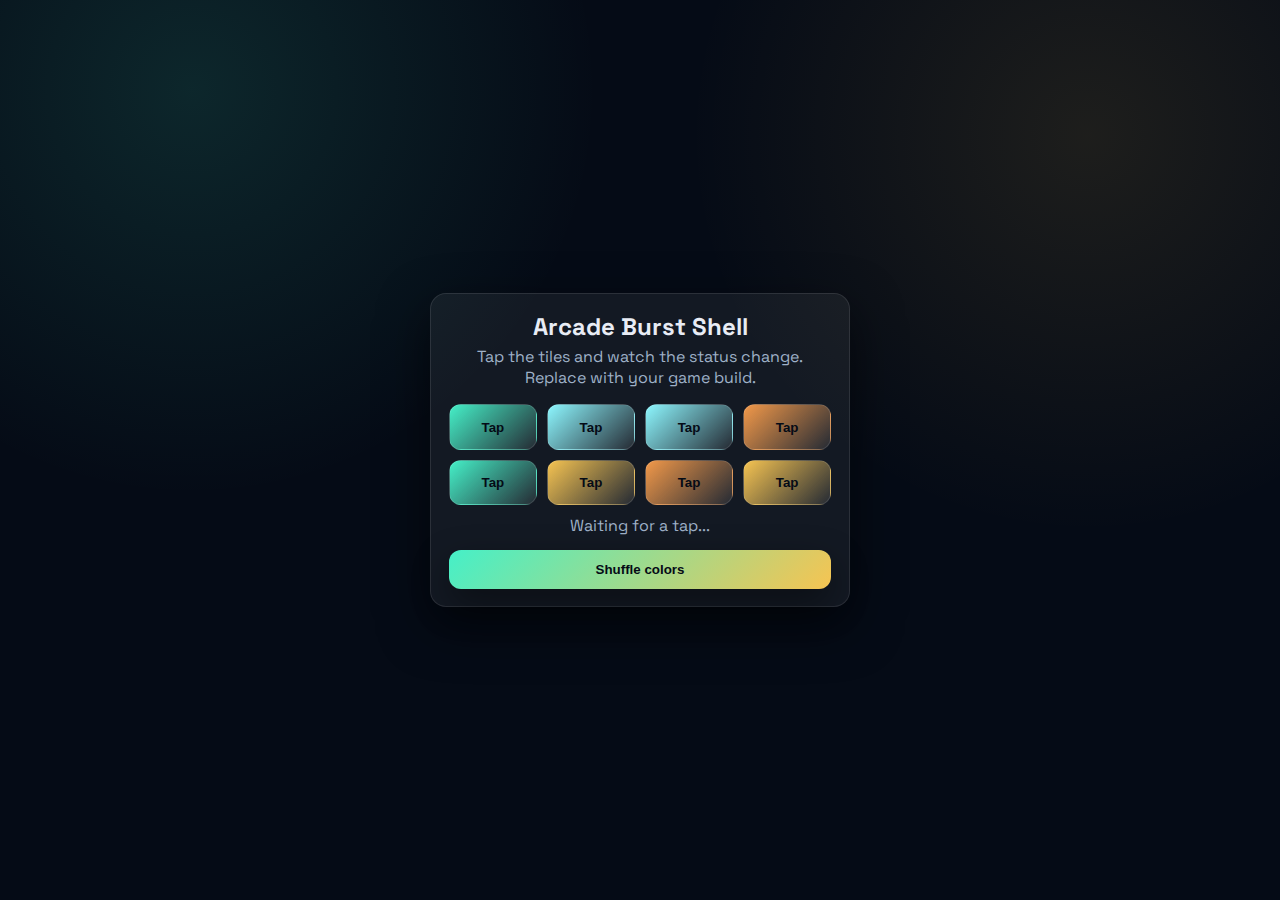
<file: games/game-2/index.html>
<!doctype html>
<html lang="en">
<head>
  <meta charset="utf-8">
  <meta name="viewport" content="width=device-width, initial-scale=1">
  <title>Game Shell 2 — Arcade Burst</title>
  <link rel="preconnect" href="https://fonts.googleapis.com">
  <link rel="preconnect" href="https://fonts.gstatic.com" crossorigin>
  <link href="https://fonts.googleapis.com/css2?family=Space+Grotesk:wght@500;700&display=swap" rel="stylesheet">
  <style>
    :root{
      --bg:#050b16;
      --card:rgba(255,255,255,0.06);
      --accent:#45f0c8;
      --accent-2:#f6c452;
      --text:#e8ecf5;
      --muted:#9fb1c8;
    }
    *{box-sizing:border-box}
    body{
      margin:0;
      min-height:100vh;
      font-family:"Space Grotesk", system-ui, sans-serif;
      background:radial-gradient(circle at 15% 10%, rgba(69,240,200,0.12), transparent 30%),
                 radial-gradient(circle at 85% 15%, rgba(246,196,82,0.1), transparent 30%),
                 #050b16;
      color:var(--text);
      display:flex;
      align-items:center;
      justify-content:center;
      padding:1rem;
    }
    .wrap{
      width:min(420px, 100%);
      background:var(--card);
      border:1px solid rgba(255,255,255,0.1);
      border-radius:16px;
      padding:1.1rem;
      box-shadow:0 18px 50px rgba(0,0,0,0.55);
      text-align:center;
    }
    h1{margin:0 0 0.2rem; font-size:1.5rem}
    p{margin:0.25rem 0; color:var(--muted)}
    .grid{
      display:grid;
      grid-template-columns:repeat(4, 1fr);
      gap:0.6rem;
      margin:1rem 0 0.6rem;
    }
    .tile{
      padding:0.9rem 0.6rem;
      border-radius:12px;
      border:1px solid rgba(255,255,255,0.12);
      background:linear-gradient(160deg, rgba(69,240,200,0.24), rgba(246,196,82,0.16));
      font-weight:700;
      color:#050b16;
      cursor:pointer;
      transition:transform .12s ease, box-shadow .12s ease;
    }
    .tile.active{
      box-shadow:0 0 0 2px rgba(69,240,200,0.4);
    }
    .tile:hover{transform:translateY(-2px)}
    .cta{
      margin-top:0.6rem;
      padding:0.75rem;
      border-radius:12px;
      background:linear-gradient(135deg, var(--accent), var(--accent-2));
      color:#050b16;
      font-weight:700;
      border:none;
      cursor:pointer;
      width:100%;
      box-shadow:0 14px 36px rgba(0,0,0,0.45);
      transition:transform .18s ease;
    }
    .cta:hover{transform:translateY(-2px)}
  </style>
</head>
<body>
  <div class="wrap">
    <h1>Arcade Burst Shell</h1>
    <p>Tap the tiles and watch the status change. Replace with your game build.</p>
    <div class="grid" id="tileGrid"></div>
    <p id="status">Waiting for a tap...</p>
    <button class="cta" id="shuffle">Shuffle colors</button>
  </div>

  <script>
    const colors = ["var(--accent)", "var(--accent-2)", "#8df7ff", "#f2994a"];
    const tileGrid = document.getElementById("tileGrid");
    const status = document.getElementById("status");
    const shuffleBtn = document.getElementById("shuffle");

    function buildGrid(){
      tileGrid.innerHTML = "";
      for(let i=0;i<8;i++){
        const tile = document.createElement("button");
        tile.className = "tile";
        tile.textContent = "Tap";
        tile.style.background = `linear-gradient(135deg, ${pick()}, rgba(255,255,255,0.08))`;
        tile.addEventListener("click", ()=>{
          tile.classList.toggle("active");
          tile.textContent = tile.classList.contains("active") ? "Active" : "Tap";
          status.textContent = "Tiles switched: " + document.querySelectorAll(".tile.active").length;
        });
        tileGrid.appendChild(tile);
      }
    }
    function pick(){
      return colors[Math.floor(Math.random()*colors.length)];
    }
    shuffleBtn.addEventListener("click", buildGrid);
    buildGrid();
  </script>
</body>
</html>
</file>
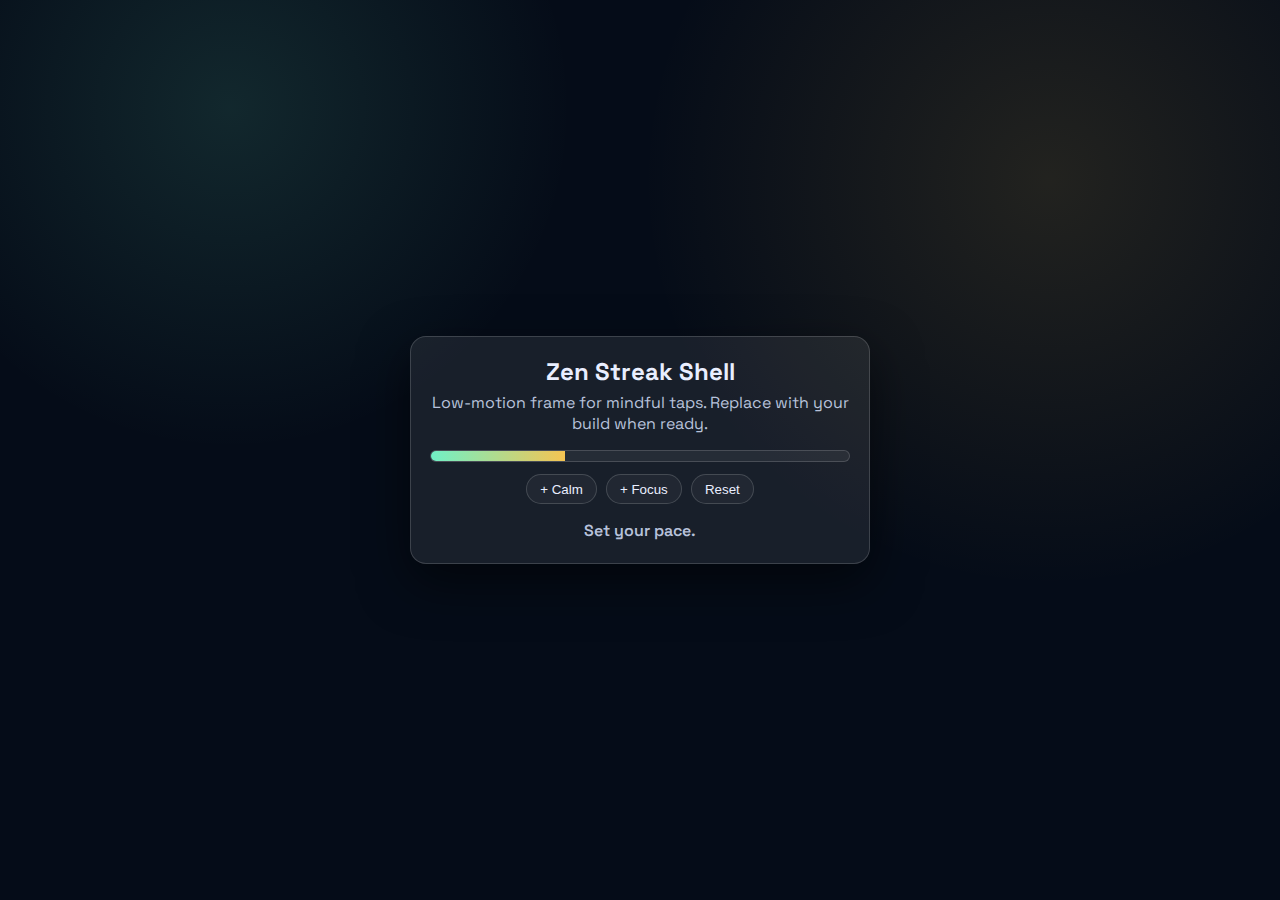
<file: games/game-3/index.html>
<!doctype html>
<html lang="en">
<head>
  <meta charset="utf-8">
  <meta name="viewport" content="width=device-width, initial-scale=1">
  <title>Game Shell 3 — Drift Calm</title>
  <link rel="preconnect" href="https://fonts.googleapis.com">
  <link rel="preconnect" href="https://fonts.gstatic.com" crossorigin>
  <link href="https://fonts.googleapis.com/css2?family=Space+Grotesk:wght@500;700&display=swap" rel="stylesheet">
  <style>
    :root{
      --bg:#050c18;
      --card:rgba(255,255,255,0.08);
      --accent:#f5c452;
      --accent-2:#70f0c7;
      --text:#e9eeff;
      --muted:#b7c2db;
      --border:rgba(255,255,255,0.16);
    }
    *{box-sizing:border-box}
    body{
      margin:0;
      min-height:100vh;
      font-family:"Space Grotesk", system-ui, sans-serif;
      background:radial-gradient(circle at 18% 12%, rgba(112,240,199,0.12), transparent 26%),
                 radial-gradient(circle at 82% 20%, rgba(245,196,82,0.12), transparent 32%),
                 #050c18;
      color:var(--text);
      display:flex;
      align-items:center;
      justify-content:center;
      padding:1rem;
    }
    .shell{
      width:min(460px, 100%);
      background:var(--card);
      border:1px solid var(--border);
      border-radius:16px;
      padding:1.2rem;
      box-shadow:0 18px 50px rgba(0,0,0,0.55);
      text-align:center;
    }
    h1{margin:0 0 0.2rem; font-size:1.5rem}
    p{margin:0.3rem 0; color:var(--muted)}
    .meter{
      margin:1rem 0 0.4rem;
      height:12px;
      border-radius:999px;
      background:rgba(255,255,255,0.06);
      overflow:hidden;
      border:1px solid var(--border);
    }
    .fill{
      height:100%;
      width:32%;
      background:linear-gradient(90deg, var(--accent-2), var(--accent));
      transition:width .25s ease;
    }
    .chips{
      display:flex;
      justify-content:center;
      gap:0.6rem;
      margin:0.8rem 0 1rem;
    }
    .chip{
      padding:0.4rem 0.8rem;
      border-radius:999px;
      border:1px solid var(--border);
      background:rgba(255,255,255,0.04);
      color:var(--text);
      cursor:pointer;
      transition:transform .16s ease, border-color .16s ease;
    }
    .chip:hover{transform:translateY(-2px); border-color:var(--accent-2)}
    .log{
      min-height:24px;
      color:var(--muted);
      font-weight:600;
    }
  </style>
</head>
<body>
  <div class="shell">
    <h1>Zen Streak Shell</h1>
    <p>Low-motion frame for mindful taps. Replace with your build when ready.</p>
    <div class="meter"><div class="fill" id="fill"></div></div>
    <div class="chips">
      <button class="chip" data-boost="15">+ Calm</button>
      <button class="chip" data-boost="22">+ Focus</button>
      <button class="chip" data-boost="-18">Reset</button>
    </div>
    <div class="log" id="log">Set your pace.</div>
  </div>

  <script>
    const fill = document.getElementById("fill");
    const log = document.getElementById("log");
    document.querySelectorAll(".chip").forEach(chip => {
      chip.addEventListener("click", () => {
        const change = Number(chip.dataset.boost);
        const current = parseInt(fill.style.width, 10) || 32;
        const next = Math.min(100, Math.max(8, current + change));
        fill.style.width = next + "%";
        log.textContent = change < 0 ? "Reset to a calm state." : "Boost applied. Keep it light.";
      });
    });
  </script>
</body>
</html>
</file>
